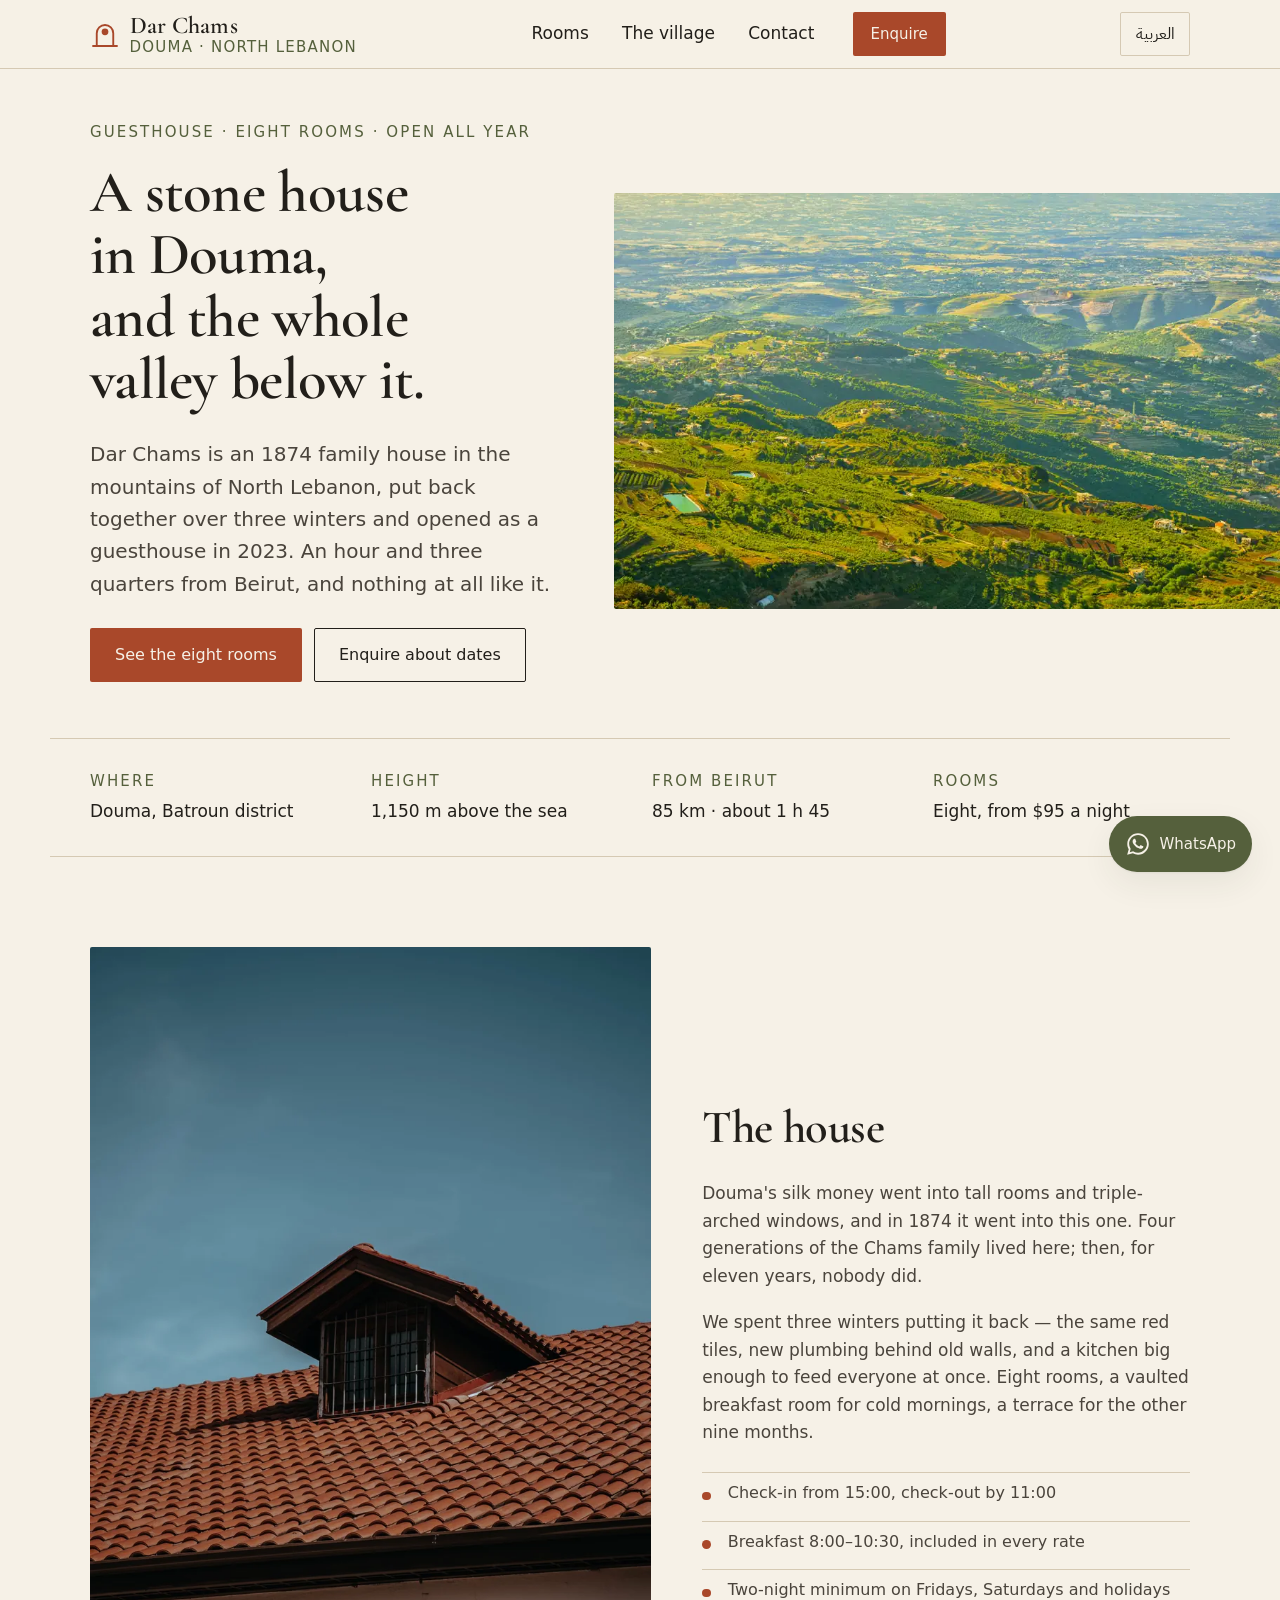
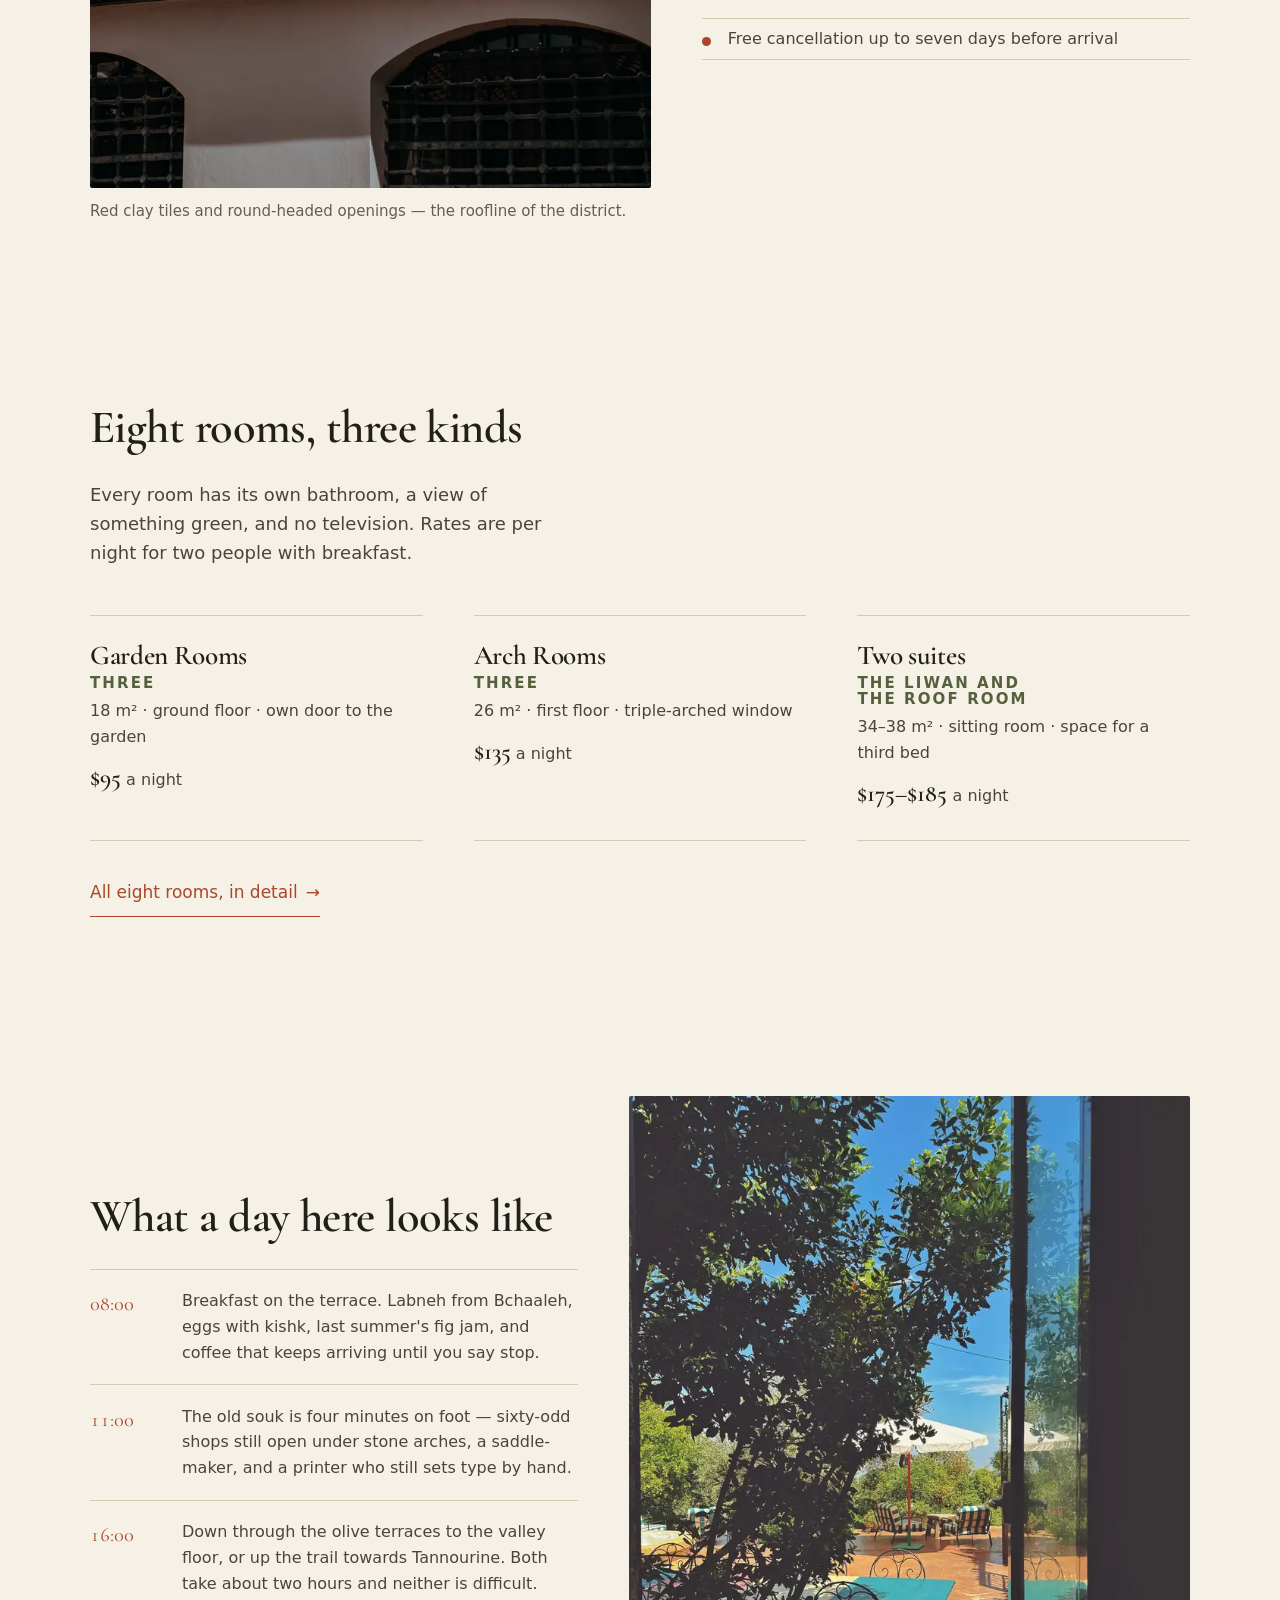
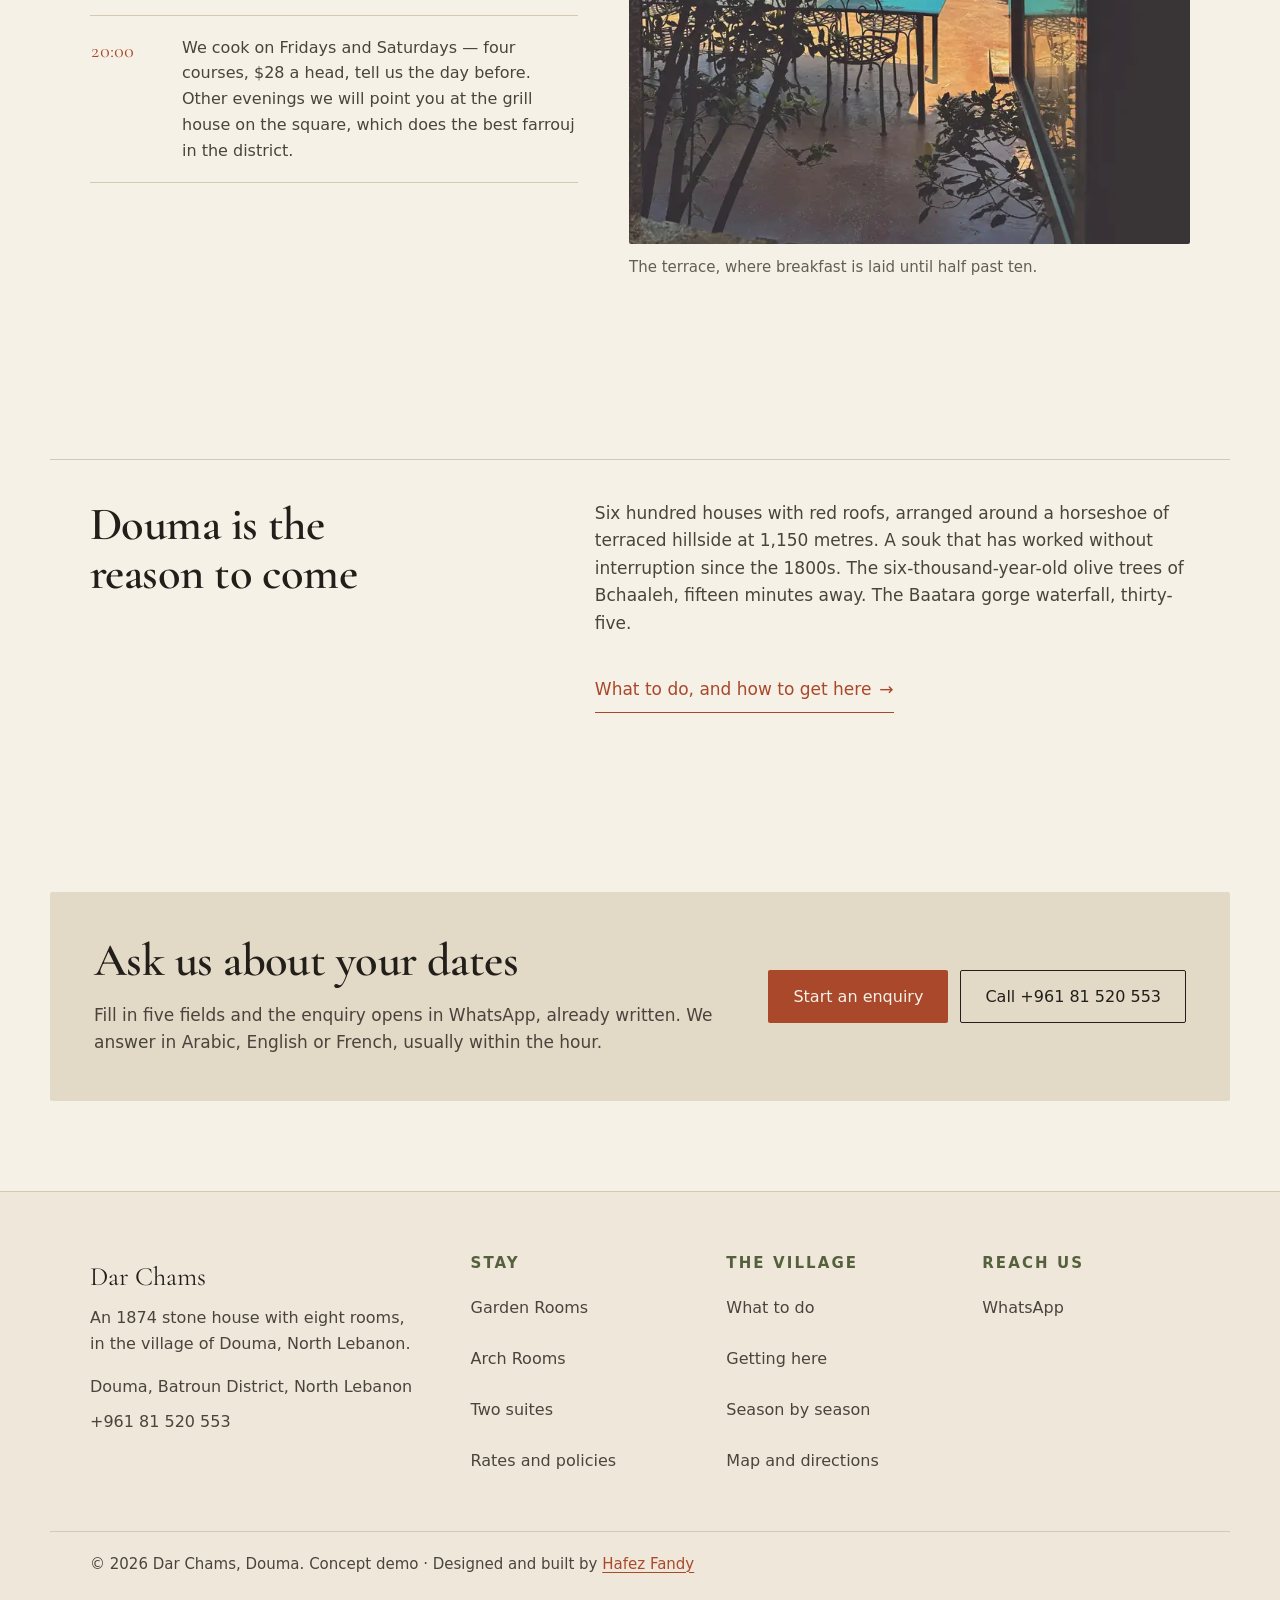
<file: index.html>
<!doctype html>
<html lang="en" dir="ltr">
<head>
<meta charset="utf-8">
<meta name="viewport" content="width=device-width, initial-scale=1, viewport-fit=cover">
<title>Dar Chams — a stone guesthouse in Douma, North Lebanon</title>
<meta name="description" content="An 1874 stone house in the mountain village of Douma, restored as an eight-room guesthouse. An hour and three quarters from Beirut. Rooms from $95 a night, breakfast included.">
<link rel="canonical" href="https://hafez121.github.io/dar-chams/">
<meta name="theme-color" content="#F6F1E7">
<meta property="og:type" content="website">
<meta property="og:site_name" content="Dar Chams">
<meta property="og:locale" content="en_US">
<meta property="og:locale:alternate" content="ar_LB">
<meta property="og:url" content="https://hafez121.github.io/dar-chams/">
<meta property="og:title" content="Dar Chams — a stone guesthouse in Douma, North Lebanon">
<meta property="og:description" content="An 1874 stone house in the mountain village of Douma, restored as an eight-room guesthouse. An hour and three quarters from Beirut.">
<meta property="og:image" content="https://hafez121.github.io/dar-chams/img/og-cover.jpg">
<meta property="og:image:width" content="1200">
<meta property="og:image:height" content="630">
<meta property="og:image:alt" content="Terraced hillsides above the Batroun valley in late afternoon light, orchards and villages stepping down towards the haze.">
<meta name="twitter:card" content="summary_large_image">
<meta name="twitter:title" content="Dar Chams — a stone guesthouse in Douma, North Lebanon">
<meta name="twitter:description" content="An 1874 stone house in the mountains of North Lebanon. Eight rooms, from $95 a night.">
<meta name="twitter:image" content="https://hafez121.github.io/dar-chams/img/og-cover.jpg">
<link rel="icon" href="favicon.svg" type="image/svg+xml">
<link rel="icon" href="favicon-32.png" sizes="32x32">
<link rel="apple-touch-icon" href="apple-touch-icon.png">
<link rel="stylesheet" href="css/style.css">
<script>
/* Language is carried in the URL (?lang=ar) - no localStorage. Runs before paint
   so Arabic never flashes left-to-right. */
(function(){var d=document.documentElement;d.className+=' js';
var l=new URLSearchParams(location.search).get('lang')==='ar'?'ar':'en';
d.lang=l;d.dir=l==='ar'?'rtl':'ltr';d.dataset.lang=l;
/* Preload the Latin display face only when it will actually be used. A static
   preload link costs every Arabic visitor 37KB of a font that never renders. */
if(l!=='ar'){var f=document.createElement('link');f.rel='preload';f.as='font';f.type='font/woff2';f.href='fonts/cormorant-600.woff2';f.crossOrigin='anonymous';document.head.appendChild(f);}
if('IntersectionObserver' in window && !matchMedia('(prefers-reduced-motion: reduce)').matches){d.className+=' js-reveal';}})();
</script>
</head>
<body data-page="home">
<a class="skip-link" href="#main" data-i18n="a11y.skip">Skip to content</a>

<header class="site-head">
  <div class="wrap site-head__inner">
    <a class="brand" href="index.html">
      <svg class="brand__mark" viewBox="0 0 40 40" aria-hidden="true" focusable="false">
        <path d="M4 36h32" stroke="currentColor" stroke-width="2.5" fill="none" stroke-linecap="round"/>
        <path d="M9 36V19a11 11 0 0 1 22 0v17" stroke="currentColor" stroke-width="2.5" fill="none"/>
        <circle cx="20" cy="17" r="4.5" fill="currentColor"/>
      </svg>
      <span class="brand__text">
        <span class="brand__name" data-i18n="brand.name">Dar Chams</span>
        <span class="brand__sub" data-i18n="brand.sub">Douma · North Lebanon</span>
      </span>
    </a>


    <nav class="site-nav" id="siteNav" aria-label="Main">
      <ul class="site-nav__list">
        <li><a href="rooms.html" data-i18n="nav.rooms">Rooms</a></li>
        <li><a href="village.html" data-i18n="nav.village">The village</a></li>
        <li><a href="contact.html" data-i18n="nav.contact">Contact</a></li>
      </ul>
      <div class="site-nav__actions">
        <a class="btn btn--solid btn--sm" href="contact.html#enquire" data-i18n="nav.enquire">Enquire</a>
      </div>
    </nav>

    <div class="head-actions">
      <button class="lang-toggle" id="langToggle" type="button" lang="ar"
              data-i18n-attr="aria-label:nav.langLabel" aria-label="Switch the site to Arabic">العربية</button>
      <button class="nav-toggle" id="navToggle" type="button" aria-expanded="false" aria-controls="siteNav">
        <span class="nav-toggle__bars" aria-hidden="true"><span></span><span></span></span>
        <span class="nav-toggle__label" data-i18n="nav.menu">Menu</span>
      </button>
    </div>
  </div>
</header>

<main id="main">

  <!-- Hero: asymmetric editorial split, no dark overlay, no centred Book Now -->
  <section class="hero">
    <div class="wrap hero__grid">
      <div class="hero__text">
        <p class="eyebrow" data-i18n="home.eyebrow">Guesthouse · eight rooms · open all year</p>
        <h1 data-i18n="home.h1">A stone house in Douma, and the whole valley below it.</h1>
        <p class="lead" data-i18n="home.lead">Dar Chams is an 1874 family house in the mountains of North Lebanon, put back together over three winters and opened as a guesthouse in 2023. An hour and three quarters from Beirut, and nothing at all like it.</p>
        <p class="hero__actions">
          <a class="btn btn--solid" href="rooms.html" data-i18n="home.cta.rooms">See the eight rooms</a>
          <a class="btn btn--ghost" href="contact.html#enquire" data-i18n="home.cta.enquire">Enquire about dates</a>
        </p>
      </div>
      <figure class="hero__media">
        <picture>
          <source srcset="img/hero-valley.webp" type="image/webp">
          <img src="img/hero-valley.jpg" width="940" height="588" fetchpriority="high" decoding="async"
               alt="Looking down over terraced hillsides in late afternoon light: orchards and cultivated terraces stepping down the slope, small villages scattered across the ridges, and the valley fading into haze."
               data-i18n-attr="alt:home.hero.alt">
        </picture>
      </figure>
    </div>
    <ul class="factbar wrap">
      <li><span class="factbar__k" data-i18n="fact.where.k">Where</span><span class="factbar__v" data-i18n="fact.where.v">Douma, Batroun district</span></li>
      <li><span class="factbar__k" data-i18n="fact.height.k">Height</span><span class="factbar__v" data-i18n="fact.height.v">1,150 m above the sea</span></li>
      <li><span class="factbar__k" data-i18n="fact.beirut.k">From Beirut</span><span class="factbar__v" data-i18n="fact.beirut.v">85 km · about 1 h 45</span></li>
      <li><span class="factbar__k" data-i18n="fact.rates.k">Rooms</span><span class="factbar__v" data-i18n="fact.rates.v">Eight, from $95 a night</span></li>
    </ul>
  </section>

  <!-- The house -->
  <section class="section section--house reveal">
    <div class="wrap split split--wide-start">
      <figure class="split__media">
        <picture>
          <source srcset="img/roof-tiles.webp" type="image/webp">
          <img src="img/roof-tiles.jpg" width="800" height="1200" loading="lazy" decoding="async"
               alt="A roof of curved red clay tiles against a deep blue sky, with a small dormer window set into it and two round-headed arched openings in the wall below."
               data-i18n-attr="alt:home.house.alt">
        </picture>
        <figcaption data-i18n="home.house.caption">Red clay tiles and round-headed openings — the roofline of the district.</figcaption>
      </figure>
      <div class="split__body">
        <h2 data-i18n="home.house.h2">The house</h2>
        <p data-i18n="home.house.p1">Douma's silk money went into tall rooms and triple-arched windows, and in 1874 it went into this one. Four generations of the Chams family lived here; then, for eleven years, nobody did.</p>
        <p data-i18n="home.house.p2">We spent three winters putting it back — the same red tiles, new plumbing behind old walls, and a kitchen big enough to feed everyone at once. Eight rooms, a vaulted breakfast room for cold mornings, a terrace for the other nine months.</p>
        <ul class="ticks">
          <li data-i18n="home.house.t1">Check-in from 15:00, check-out by 11:00</li>
          <li data-i18n="home.house.t2">Breakfast 8:00–10:30, included in every rate</li>
          <li data-i18n="home.house.t3">Two-night minimum on Fridays, Saturdays and holidays</li>
          <li data-i18n="home.house.t4">Free cancellation up to seven days before arrival</li>
        </ul>
      </div>
    </div>
  </section>

  <!-- Rooms preview. No wide photograph of any of the three room types was
       delivered, so these carry no image: a borrowed interior would be a lie
       about which room you are looking at. They run on type instead. -->
  <section class="section section--rooms reveal" aria-labelledby="roomsHead">
    <div class="wrap">
      <header class="section__head">
        <h2 id="roomsHead" data-i18n="home.rooms.h2">Eight rooms, three kinds</h2>
        <p class="section__lede" data-i18n="home.rooms.lede">Every room has its own bathroom, a view of something green, and no television. Rates are per night for two people with breakfast.</p>
      </header>
      <div class="roomgrid roomgrid--textual">
        <article class="roomcard roomcard--a">
          <a class="roomcard__link" href="rooms.html#garden">
            <h3><span data-i18n="rooms.garden.name">Garden Rooms</span> <span class="roomcard__count" data-i18n="rooms.garden.count">three</span></h3>
            <p class="roomcard__meta"><span data-i18n="rooms.garden.size">18 m² · ground floor · own door to the garden</span></p>
            <p class="price"><span class="price__num">$95</span> <span class="price__unit" data-i18n="price.unit">a night</span></p>
          </a>
        </article>
        <article class="roomcard roomcard--b">
          <a class="roomcard__link" href="rooms.html#arch">
            <h3><span data-i18n="rooms.arch.name">Arch Rooms</span> <span class="roomcard__count" data-i18n="rooms.arch.count">three</span></h3>
            <p class="roomcard__meta"><span data-i18n="rooms.arch.size">26 m² · first floor · triple-arched window</span></p>
            <p class="price"><span class="price__num">$135</span> <span class="price__unit" data-i18n="price.unit">a night</span></p>
          </a>
        </article>
        <article class="roomcard roomcard--c">
          <a class="roomcard__link" href="rooms.html#suites">
            <h3><span data-i18n="rooms.suites.name">Two suites</span> <span class="roomcard__count" data-i18n="rooms.suites.count">the Liwan and the Roof Room</span></h3>
            <p class="roomcard__meta"><span data-i18n="rooms.suites.size">34–38 m² · sitting room · space for a third bed</span></p>
            <p class="price"><span class="price__num">$175–$185</span> <span class="price__unit" data-i18n="price.unit">a night</span></p>
          </a>
        </article>
      </div>
      <p class="section__more"><a class="link-arrow" href="rooms.html"><span data-i18n="home.rooms.more">All eight rooms, in detail</span><span class="arrow" aria-hidden="true">→</span></a></p>
    </div>
  </section>

  <!-- A day here -->
  <section class="section section--day reveal" aria-labelledby="dayHead">
    <div class="wrap split split--wide-end">
      <div class="split__body">
        <h2 id="dayHead" data-i18n="home.day.h2">What a day here looks like</h2>
        <ol class="daylist">
          <li><span class="daylist__t">08:00</span><p data-i18n="home.day.d1">Breakfast on the terrace. Labneh from Bchaaleh, eggs with kishk, last summer's fig jam, and coffee that keeps arriving until you say stop.</p></li>
          <li><span class="daylist__t">11:00</span><p data-i18n="home.day.d2">The old souk is four minutes on foot — sixty-odd shops still open under stone arches, a saddle-maker, and a printer who still sets type by hand.</p></li>
          <li><span class="daylist__t">16:00</span><p data-i18n="home.day.d3">Down through the olive terraces to the valley floor, or up the trail towards Tannourine. Both take about two hours and neither is difficult.</p></li>
          <li><span class="daylist__t">20:00</span><p data-i18n="home.day.d4">We cook on Fridays and Saturdays — four courses, $28 a head, tell us the day before. Other evenings we will point you at the grill house on the square, which does the best farrouj in the district.</p></li>
        </ol>
      </div>
      <figure class="split__media">
        <picture>
          <source srcset="img/terrace.webp" type="image/webp">
          <img src="img/terrace.jpg" width="740" height="987" loading="lazy" decoding="async"
               alt="Looking out through an open doorway onto a sunlit terrace: a terracotta-tiled floor, wrought-iron tables and chairs under white parasols, and the branches of a tree across the foreground."
               data-i18n-attr="alt:home.day.alt">
        </picture>
        <figcaption data-i18n="home.day.caption">The terrace, where breakfast is laid until half past ten.</figcaption>
      </figure>
    </div>
  </section>

  <!-- Village teaser -->
  <section class="section section--village reveal" aria-labelledby="villageHead">
    <div class="wrap village-teaser village-teaser--textual">
      <h2 id="villageHead" data-i18n="home.village.h2">Douma is the reason to come</h2>
      <div class="village-teaser__body">
        <p data-i18n="home.village.p1">Six hundred houses with red roofs, arranged around a horseshoe of terraced hillside at 1,150 metres. A souk that has worked without interruption since the 1800s. The six-thousand-year-old olive trees of Bchaaleh, fifteen minutes away. The Baatara gorge waterfall, thirty-five.</p>
        <p class="section__more"><a class="link-arrow" href="village.html"><span data-i18n="home.village.more">What to do, and how to get here</span><span class="arrow" aria-hidden="true">→</span></a></p>
      </div>
    </div>
  </section>

  <!-- Enquiry call to action - one tap from the top of the home page -->
  <section class="section section--enquire reveal" aria-labelledby="enqHead">
    <div class="wrap enquire-band">
      <div>
        <h2 id="enqHead" data-i18n="home.enq.h2">Ask us about your dates</h2>
        <p data-i18n="home.enq.p">Fill in five fields and the enquiry opens in WhatsApp, already written. We answer in Arabic, English or French, usually within the hour.</p>
      </div>
      <p class="enquire-band__actions">
        <a class="btn btn--solid" href="contact.html#enquire" data-i18n="home.enq.cta">Start an enquiry</a>
        <a class="btn btn--ghost" href="tel:+96181520553" data-i18n="home.enq.call">Call +961 81 520 553</a>
      </p>
    </div>
  </section>

</main>

<footer class="site-foot">
  <div class="wrap site-foot__grid">
    <div class="site-foot__brand">
      <p class="site-foot__name" data-i18n="brand.name">Dar Chams</p>
      <p data-i18n="foot.blurb">An 1874 stone house with eight rooms, in the village of Douma, North Lebanon.</p>
      <address>
        <span data-i18n="foot.addr">Douma, Batroun District, North Lebanon</span><br>
        <a href="tel:+96181520553">+961 81 520 553</a>
      </address>
    </div>
    <nav class="site-foot__nav" aria-label="Footer">
      <h2 class="site-foot__h" data-i18n="foot.stay">Stay</h2>
      <ul>
        <li><a href="rooms.html#garden" data-i18n="rooms.garden.name">Garden Rooms</a></li>
        <li><a href="rooms.html#arch" data-i18n="rooms.arch.name">Arch Rooms</a></li>
        <li><a href="rooms.html#suites" data-i18n="rooms.suites.name">Two suites</a></li>
        <li><a href="rooms.html#rates" data-i18n="foot.rates">Rates and policies</a></li>
      </ul>
    </nav>
    <nav class="site-foot__nav" aria-label="Footer, the village">
      <h2 class="site-foot__h" data-i18n="foot.village">The village</h2>
      <ul>
        <li><a href="village.html#doing" data-i18n="foot.doing">What to do</a></li>
        <li><a href="village.html#getting" data-i18n="foot.getting">Getting here</a></li>
        <li><a href="village.html#seasons" data-i18n="foot.seasons">Season by season</a></li>
        <li><a href="contact.html#map" data-i18n="foot.map">Map and directions</a></li>
      </ul>
    </nav>
    <div class="site-foot__social">
      <h2 class="site-foot__h" data-i18n="foot.follow">Reach us</h2>
      <ul>
        <!-- TODO: change this heading back to "Follow" (foot.follow, both
             languages) and add the real Instagram and Facebook links here once the
             accounts exist. The previous handles were invented and resolved to
             unrelated third-party accounts, so they were removed. Do not guess
             a handle: confirm it, then add
             <li><a href="https://www.instagram.com/HANDLE" rel="me noopener" target="_blank">Instagram</a></li>
             <li><a href="https://www.facebook.com/HANDLE" rel="me noopener" target="_blank">Facebook</a></li> -->
        <li><a href="https://wa.me/96181520553" rel="noopener" target="_blank">WhatsApp</a></li>
      </ul>
    </div>
  </div>
  <div class="wrap site-foot__base">
    <p><span data-i18n="foot.copy">© 2026 Dar Chams, Douma.</span> <span data-i18n="foot.demo">Concept demo · Designed and built by</span> <a href="https://hafez121.github.io" rel="noopener">Hafez Fandy</a></p>
  </div>
</footer>

<!-- Floating WhatsApp button. DEMO NUMBER: +961 81 520 553 is fictional. -->
<a class="wa-fab" href="https://wa.me/96181520553?text=Hello%20Dar%20Chams%20%E2%80%94%20I%27d%20like%20to%20ask%20about%20a%20stay." target="_blank" rel="noopener"
   data-wa-fab data-i18n-attr="aria-label:wa.aria" aria-label="Message Dar Chams on WhatsApp">
  <svg viewBox="0 0 24 24" aria-hidden="true" focusable="false" width="26" height="26">
    <path fill="currentColor" d="M12.04 2C6.58 2 2.13 6.45 2.13 11.91c0 1.75.46 3.45 1.32 4.95L2 22l5.25-1.38a9.9 9.9 0 0 0 4.79 1.22h.01c5.46 0 9.91-4.45 9.91-9.91C21.96 6.45 17.5 2 12.04 2Zm0 18.02h-.01a8.2 8.2 0 0 1-4.19-1.15l-.3-.18-3.11.82.83-3.04-.2-.31a8.17 8.17 0 0 1-1.26-4.35c0-4.54 3.7-8.23 8.24-8.23 2.2 0 4.27.86 5.83 2.41a8.19 8.19 0 0 1 2.41 5.83c0 4.54-3.7 8.2-8.24 8.2Zm4.52-6.16c-.25-.12-1.47-.72-1.69-.81-.23-.08-.39-.12-.56.13-.16.25-.64.8-.78.97-.14.16-.29.18-.54.06-.25-.12-1.05-.39-1.99-1.23-.74-.66-1.23-1.47-1.38-1.72-.14-.25-.01-.38.11-.5.11-.11.25-.29.37-.43.12-.15.16-.25.25-.41.08-.17.04-.31-.02-.43-.06-.12-.56-1.34-.76-1.84-.2-.48-.4-.42-.56-.43h-.48c-.16 0-.43.06-.65.31-.22.25-.85.84-.85 2.05s.87 2.38.99 2.54c.12.16 1.71 2.61 4.15 3.66.58.25 1.03.4 1.39.51.58.19 1.11.16 1.53.1.47-.07 1.47-.6 1.67-1.18.21-.58.21-1.07.15-1.18-.06-.11-.22-.17-.47-.29Z"/>
  </svg>
  <span class="wa-fab__label" data-i18n="wa.label">WhatsApp</span>
</a>

<!-- Hotel JSON-LD. No email, no sameAs and no geo block: the address,
     the social accounts and the coordinates were invented, and an invented
     identifier in structured data is worse than none - search engines treat
     it as a factual claim about a real business.
     TODO: add "email", "sameAs" and "geo" back once they are real. -->
<script type="application/ld+json">
{
  "@context": "https://schema.org",
  "@type": "Hotel",
  "name": "Dar Chams",
  "description": "An 1874 stone guesthouse with eight rooms in the mountain village of Douma, North Lebanon.",
  "url": "https://hafez121.github.io/dar-chams/",
  "image": "https://hafez121.github.io/dar-chams/img/og-cover.jpg",
  "telephone": "+961-81-520553",
  "priceRange": "$95-$185",
  "currenciesAccepted": "USD, LBP",
  "numberOfRooms": 8,
  "checkinTime": "15:00",
  "checkoutTime": "11:00",
  "petsAllowed": false,
  "smokingAllowed": false,
  "address": {
    "@type": "PostalAddress",
    "addressLocality": "Douma",
    "addressRegion": "Batroun District, North Governorate",
    "addressCountry": "LB"
  },
  "amenityFeature": [
    {
      "@type": "LocationFeatureSpecification",
      "name": "Free breakfast",
      "value": true
    },
    {
      "@type": "LocationFeatureSpecification",
      "name": "Free parking",
      "value": true
    },
    {
      "@type": "LocationFeatureSpecification",
      "name": "Free Wi-Fi",
      "value": true
    },
    {
      "@type": "LocationFeatureSpecification",
      "name": "Garden terrace",
      "value": true
    },
    {
      "@type": "LocationFeatureSpecification",
      "name": "Wood stove heating",
      "value": true
    },
    {
      "@type": "LocationFeatureSpecification",
      "name": "Airport transfer on request",
      "value": true
    }
  ]
}
</script>

<script src="js/i18n.js" defer></script>
<script src="js/site.js" defer></script>
</body>
</html>
</file>
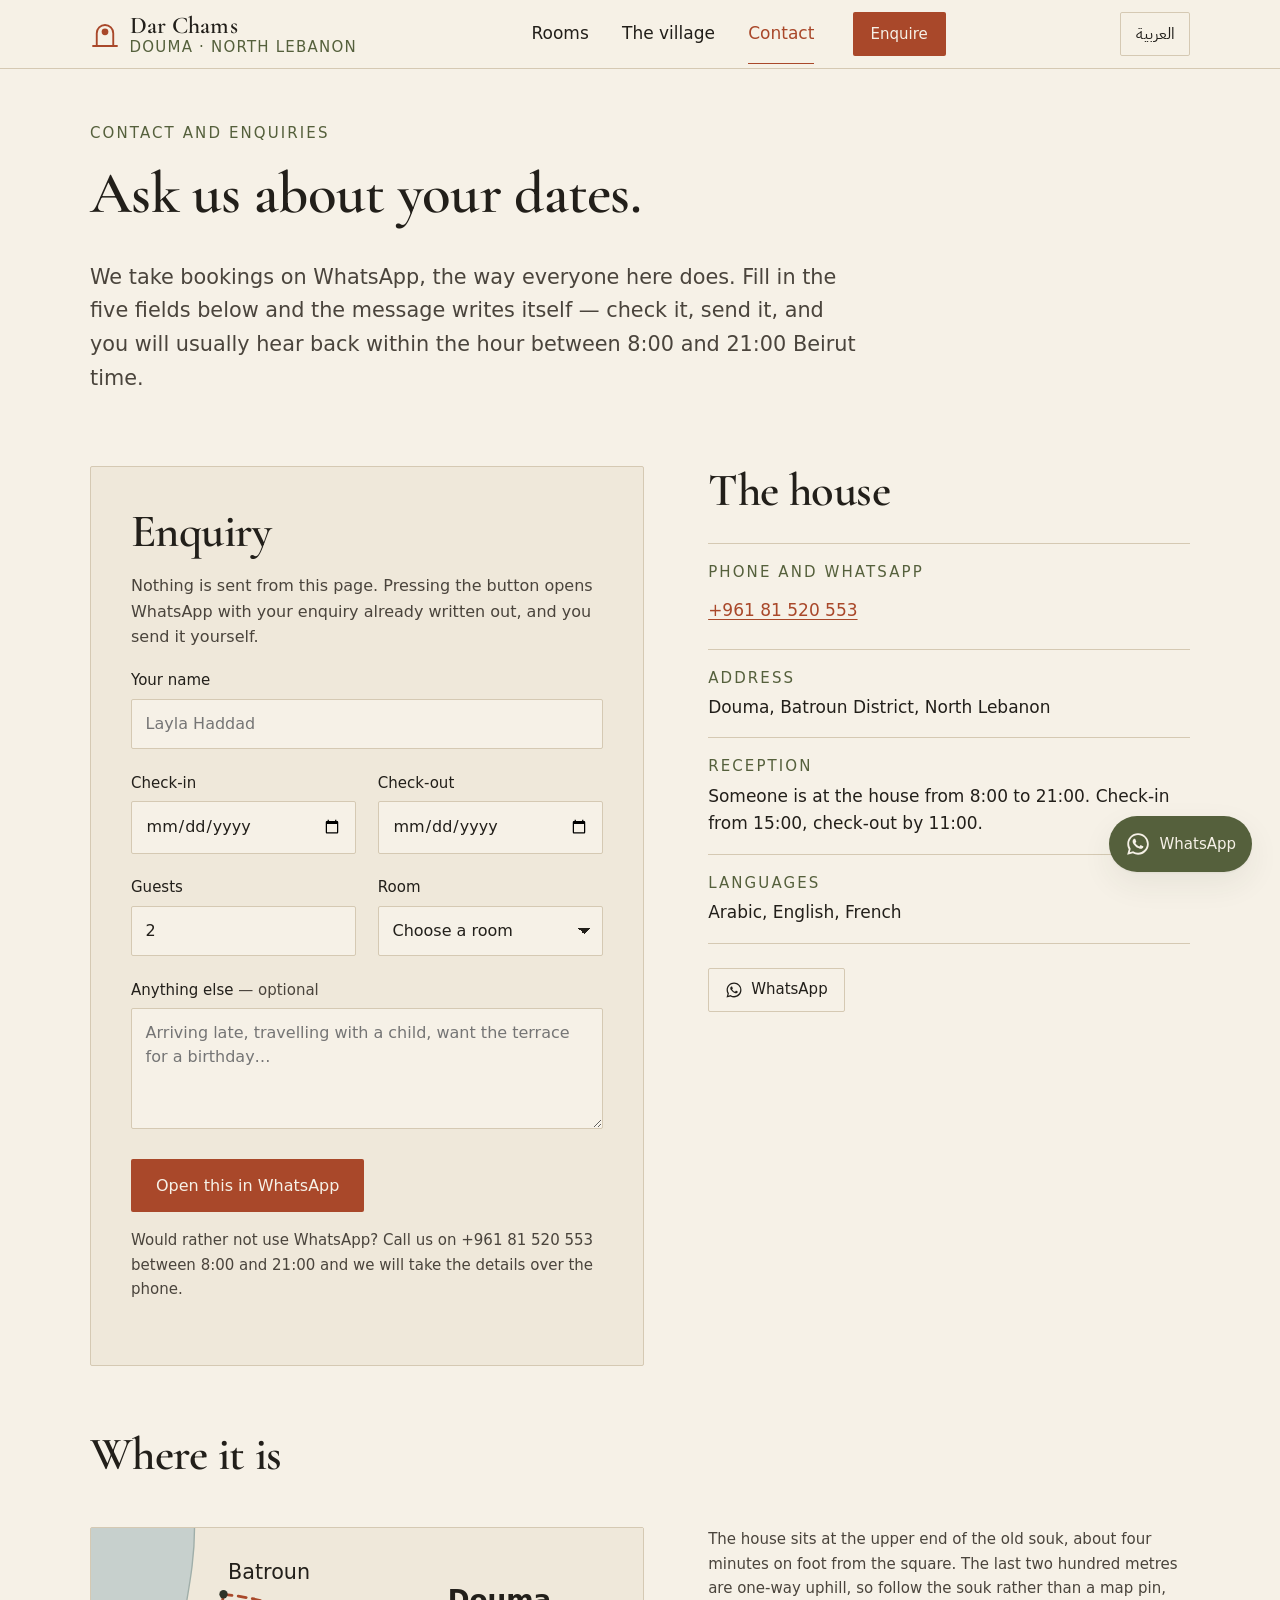
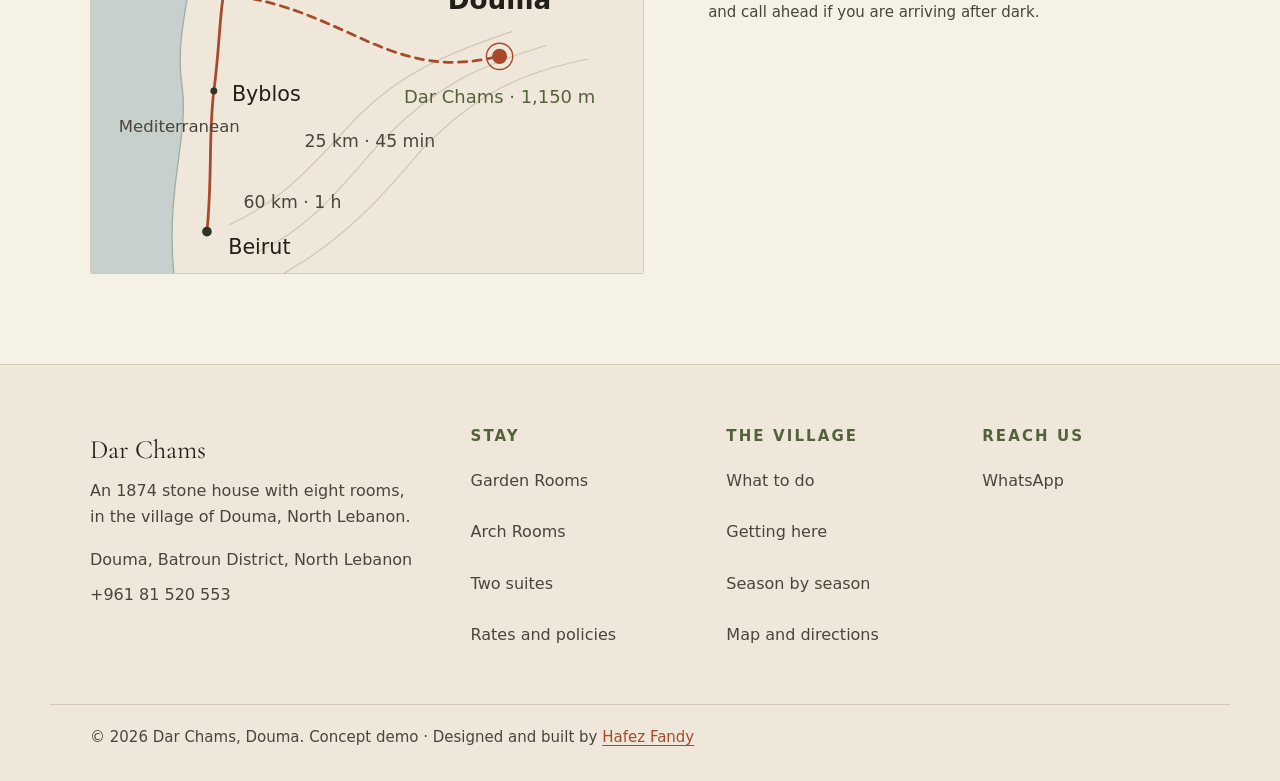
<file: contact.html>
<!doctype html>
<html lang="en" dir="ltr">
<head>
<meta charset="utf-8">
<meta name="viewport" content="width=device-width, initial-scale=1, viewport-fit=cover">
<title>Contact and enquiries — Dar Chams, Douma</title>
<meta name="description" content="Enquire about a stay at Dar Chams in Douma, North Lebanon. The form opens a prefilled WhatsApp message. Phone +961 81 520 553, directions from Beirut and a map.">
<link rel="canonical" href="https://hafez121.github.io/dar-chams/contact.html">
<meta name="theme-color" content="#F6F1E7">
<meta property="og:type" content="website">
<meta property="og:site_name" content="Dar Chams">
<meta property="og:locale" content="en_US">
<meta property="og:locale:alternate" content="ar_LB">
<meta property="og:url" content="https://hafez121.github.io/dar-chams/contact.html">
<meta property="og:title" content="Contact and enquiries — Dar Chams, Douma">
<meta property="og:description" content="Enquire on WhatsApp, find the phone number, and see the road up from Beirut.">
<meta property="og:image" content="https://hafez121.github.io/dar-chams/img/og-cover.jpg">
<meta property="og:image:width" content="1200">
<meta property="og:image:height" content="630">
<meta property="og:image:alt" content="Terraced hillsides above the Batroun valley in late afternoon light, orchards and villages stepping down towards the haze.">
<meta name="twitter:card" content="summary_large_image">
<meta name="twitter:title" content="Contact and enquiries — Dar Chams, Douma">
<meta name="twitter:description" content="Enquire on WhatsApp, find the phone number, and see the road up from Beirut.">
<meta name="twitter:image" content="https://hafez121.github.io/dar-chams/img/og-cover.jpg">
<link rel="icon" href="favicon.svg" type="image/svg+xml">
<link rel="icon" href="favicon-32.png" sizes="32x32">
<link rel="apple-touch-icon" href="apple-touch-icon.png">
<link rel="stylesheet" href="css/style.css">
<link rel="stylesheet" href="css/print.css" media="print">
<script>
(function(){var d=document.documentElement;d.className+=' js';
var l=new URLSearchParams(location.search).get('lang')==='ar'?'ar':'en';
d.lang=l;d.dir=l==='ar'?'rtl':'ltr';d.dataset.lang=l;
/* Preload the Latin display face only when it will actually be used. A static
   preload link costs every Arabic visitor 37KB of a font that never renders. */
if(l!=='ar'){var f=document.createElement('link');f.rel='preload';f.as='font';f.type='font/woff2';f.href='fonts/cormorant-600.woff2';f.crossOrigin='anonymous';document.head.appendChild(f);}
if('IntersectionObserver' in window && !matchMedia('(prefers-reduced-motion: reduce)').matches){d.className+=' js-reveal';}})();
</script>
</head>
<body data-page="contact">
<a class="skip-link" href="#main" data-i18n="a11y.skip">Skip to content</a>

<header class="site-head">
  <div class="wrap site-head__inner">
    <a class="brand" href="index.html">
      <svg class="brand__mark" viewBox="0 0 40 40" aria-hidden="true" focusable="false">
        <path d="M4 36h32" stroke="currentColor" stroke-width="2.5" fill="none" stroke-linecap="round"/>
        <path d="M9 36V19a11 11 0 0 1 22 0v17" stroke="currentColor" stroke-width="2.5" fill="none"/>
        <circle cx="20" cy="17" r="4.5" fill="currentColor"/>
      </svg>
      <span class="brand__text">
        <span class="brand__name" data-i18n="brand.name">Dar Chams</span>
        <span class="brand__sub" data-i18n="brand.sub">Douma · North Lebanon</span>
      </span>
    </a>
    <nav class="site-nav" id="siteNav" aria-label="Main">
      <ul class="site-nav__list">
        <li><a href="rooms.html" data-i18n="nav.rooms">Rooms</a></li>
        <li><a href="village.html" data-i18n="nav.village">The village</a></li>
        <li><a href="contact.html" data-i18n="nav.contact">Contact</a></li>
      </ul>
      <div class="site-nav__actions">
        <a class="btn btn--solid btn--sm" href="contact.html#enquire" data-i18n="nav.enquire">Enquire</a>
      </div>
    </nav>

    <div class="head-actions">
      <button class="lang-toggle" id="langToggle" type="button" lang="ar"
              data-i18n-attr="aria-label:nav.langLabel" aria-label="Switch the site to Arabic">العربية</button>
      <button class="nav-toggle" id="navToggle" type="button" aria-expanded="false" aria-controls="siteNav">
        <span class="nav-toggle__bars" aria-hidden="true"><span></span><span></span></span>
        <span class="nav-toggle__label" data-i18n="nav.menu">Menu</span>
      </button>
    </div>
  </div>
</header>

<main id="main">

  <section class="page-head">
    <div class="wrap">
      <p class="eyebrow" data-i18n="contact.eyebrow">Contact and enquiries</p>
      <h1 data-i18n="contact.h1">Ask us about your dates.</h1>
      <p class="lead" data-i18n="contact.lead">We take bookings on WhatsApp, the way everyone here does. Fill in the five fields below and the message writes itself — check it, send it, and you will usually hear back within the hour between 8:00 and 21:00 Beirut time.</p>
    </div>
  </section>

  <section class="section" style="padding-block-start: clamp(2rem, 4vw, 3rem)">
    <div class="wrap contact-grid">

      <div class="enquiry" id="enquire">
        <h2 data-i18n="contact.form.h2">Enquiry</h2>
        <p class="enquiry__intro" data-i18n="contact.form.intro">Nothing is sent from this page. Pressing the button opens WhatsApp with your enquiry already written out, and you send it yourself.</p>

        <noscript>
          <!-- Bilingual on purpose: with JavaScript off the language toggle cannot
               run, so this is the one block that has to carry both languages itself. -->
          <p class="form-note" lang="en">This form needs JavaScript to write your WhatsApp message.
            Without it, send the same details — name, check-in, check-out, guests, room —
            straight to <a href="https://wa.me/96181520553" rel="noopener">WhatsApp</a>
            or call <a href="tel:+96181520553">+961 81 520 553</a>.</p>
          <p class="form-note" lang="ar" dir="rtl">يحتاج هذا النموذج إلى جافاسكربت ليكتب رسالة الواتساب.
            من دونه، أرسل التفاصيل نفسها — الاسم، تاريخ الوصول، تاريخ المغادرة، عدد الضيوف، الغرفة —
            مباشرةً على <a href="https://wa.me/96181520553" rel="noopener">واتساب</a>
            أو اتصل على <a href="tel:+96181520553">‎+961 81 520 553</a>.</p>
        </noscript>

        <form id="enquiryForm" novalidate>
          <div class="field">
            <label for="f-name" data-i18n="contact.f.name">Your name</label>
            <input type="text" id="f-name" name="name" autocomplete="name" required
                   aria-describedby="err-name" data-i18n-attr="placeholder:contact.f.name.ph" placeholder="Layla Haddad">
            <p class="field__error" id="err-name" role="alert"></p>
          </div>

          <div class="field-row">
            <div class="field">
              <label for="f-checkin" data-i18n="contact.f.checkin">Check-in</label>
              <input type="date" id="f-checkin" name="checkin" required aria-describedby="err-checkin">
              <p class="field__error" id="err-checkin" role="alert"></p>
            </div>
            <div class="field">
              <label for="f-checkout" data-i18n="contact.f.checkout">Check-out</label>
              <input type="date" id="f-checkout" name="checkout" required aria-describedby="err-checkout">
              <p class="field__error" id="err-checkout" role="alert"></p>
            </div>
          </div>

          <div class="field-row">
            <div class="field">
              <label for="f-guests" data-i18n="contact.f.guests">Guests</label>
              <input type="number" id="f-guests" name="guests" min="1" max="6" step="1" value="2"
                     inputmode="numeric" required aria-describedby="err-guests">
              <p class="field__error" id="err-guests" role="alert"></p>
            </div>
            <div class="field">
              <label for="f-room" data-i18n="contact.f.room">Room</label>
              <select id="f-room" name="room" required aria-describedby="err-room">
                <option value="" data-i18n="contact.f.room.any">Choose a room</option>
                <option value="garden" data-i18n="contact.f.room.garden">Garden Room — $95</option>
                <option value="arch" data-i18n="contact.f.room.arch">Arch Room — $135</option>
                <option value="roof" data-i18n="contact.f.room.roof">The Roof Room — $175</option>
                <option value="liwan" data-i18n="contact.f.room.liwan">The Liwan — $185</option>
                <option value="unsure" data-i18n="contact.f.room.unsure">Not sure yet — advise us</option>
              </select>
              <p class="field__error" id="err-room" role="alert"></p>
            </div>
          </div>

          <div class="field">
            <label for="f-message">
              <span data-i18n="contact.f.msg">Anything else</span>
              <span class="hint" data-i18n="contact.f.msg.hint">— optional</span>
            </label>
            <textarea id="f-message" name="message" rows="4"
                      data-i18n-attr="placeholder:contact.f.msg.ph"
                      placeholder="Arriving late, travelling with a child, want the terrace for a birthday…"></textarea>
          </div>

          <p class="form-status" id="formStatus" role="status" aria-live="polite"></p>

          <button type="submit" class="btn btn--solid" data-i18n="contact.f.submit">Open this in WhatsApp</button>
          <a class="btn btn--ghost" id="waFallback" href="https://wa.me/96181520553" target="_blank" rel="noopener" hidden
             data-i18n="contact.f.fallback">Open WhatsApp manually</a>

          <p class="form-note" data-i18n="contact.f.note">Would rather not use WhatsApp? Call us on +961 81 520 553 between 8:00 and 21:00 and we will take the details over the phone.</p>
        </form>
      </div>

      <div class="contact-aside">
        <h2 data-i18n="contact.details.h2">The house</h2>
        <ul class="contact-list">
          <li>
            <span class="contact-list__k" data-i18n="contact.k.phone">Phone and WhatsApp</span>
            <span class="contact-list__v"><a href="tel:+96181520553">+961 81 520 553</a></span>
          </li>
          <!-- TODO: add an email row here once a mailbox exists on a domain the
               guesthouse actually controls. The previous address was invented and
               its domain is registered to a third party, so it was removed. -->
          <li>
            <span class="contact-list__k" data-i18n="contact.k.addr">Address</span>
            <span class="contact-list__v" data-i18n="contact.v.addr">Douma, Batroun District, North Lebanon</span>
          </li>
          <li>
            <span class="contact-list__k" data-i18n="contact.k.hours">Reception</span>
            <span class="contact-list__v" data-i18n="contact.v.hours">Someone is at the house from 8:00 to 21:00. Check-in from 15:00, check-out by 11:00.</span>
          </li>
          <li>
            <span class="contact-list__k" data-i18n="contact.k.langs">Languages</span>
            <span class="contact-list__v" data-i18n="contact.v.langs">Arabic, English, French</span>
          </li>
        </ul>

        <ul class="social-row">
          <!-- TODO: restore Instagram and Facebook here once the real accounts
               exist. The previous handles were invented and resolved to unrelated
               third-party accounts, so they were removed. The icon markup is in
               git history at commit 772baf3 if it is wanted back verbatim. -->
          <li><a href="https://wa.me/96181520553" target="_blank" rel="noopener">
            <svg viewBox="0 0 24 24" aria-hidden="true" focusable="false"><path fill="currentColor" d="M12.04 2C6.58 2 2.13 6.45 2.13 11.91c0 1.75.46 3.45 1.32 4.95L2 22l5.25-1.38a9.9 9.9 0 0 0 4.79 1.22c5.46 0 9.91-4.45 9.91-9.91C21.96 6.45 17.5 2 12.04 2Zm0 18.02a8.2 8.2 0 0 1-4.2-1.15l-.3-.18-3.11.82.83-3.04-.2-.31a8.17 8.17 0 0 1-1.26-4.35c0-4.54 3.7-8.23 8.24-8.23a8.19 8.19 0 0 1 8.24 8.24c0 4.54-3.7 8.2-8.24 8.2Zm4.52-6.16c-.25-.12-1.47-.72-1.69-.81-.23-.08-.39-.12-.56.13-.16.25-.64.8-.78.97-.14.16-.29.18-.54.06-.25-.12-1.05-.39-1.99-1.23-.74-.66-1.23-1.47-1.38-1.72-.14-.25-.01-.38.11-.5.11-.11.25-.29.37-.43.12-.15.16-.25.25-.41.08-.17.04-.31-.02-.43-.06-.12-.56-1.34-.76-1.84-.2-.48-.4-.42-.56-.43h-.48c-.16 0-.43.06-.65.31-.22.25-.85.84-.85 2.05s.87 2.38.99 2.54c.12.16 1.71 2.61 4.15 3.66.58.25 1.03.4 1.39.51.58.19 1.11.16 1.53.1.47-.07 1.47-.6 1.67-1.18.21-.58.21-1.07.15-1.18-.06-.11-.22-.17-.47-.29Z"/></svg>
            <span>WhatsApp</span></a></li>
        </ul>

      </div>

      <div class="contact-map">
        <h2 id="map" data-i18n="contact.map.h2">Where it is</h2>
        <div class="map">
          <svg viewBox="0 0 800 500" role="img" aria-labelledby="mapTitle mapDesc">
            <title id="mapTitle" data-i18n="contact.map.title">Schematic map of the road from Beirut to Douma</title>
            <desc id="mapDesc" data-i18n="contact.map.desc">The coastal highway runs north from Beirut through Byblos to Batroun, then an inland road climbs east through Kfar Hilda and Bchaaleh to Douma, where Dar Chams stands at the top of the village.</desc>
            <rect width="800" height="500" fill="#EFE8DA"/>
            <path d="M0 0 H150 C150 90 120 150 132 230 C142 300 108 380 120 500 H0 Z" fill="#C7D0CD"/>
            <path d="M150 0 C150 90 120 150 132 230 C142 300 108 380 120 500" fill="none" stroke="#9FAEA9" stroke-width="2"/>
            <g fill="none" stroke="#D5C9B3" stroke-width="2">
              <path d="M240 470 C330 430 380 350 430 300 C500 230 560 200 660 170"/>
              <path d="M280 500 C370 450 430 380 480 320 C560 240 620 210 720 190"/>
              <path d="M200 430 C290 390 340 320 390 270 C450 210 520 180 610 150"/>
            </g>
            <path d="M168 440 C176 360 170 300 178 236 C186 176 186 132 192 96" fill="none" stroke="#A9482A" stroke-width="4" stroke-linecap="round"/>
            <path d="M192 96 C300 108 360 150 430 176 C500 202 545 196 592 186" fill="none" stroke="#A9482A" stroke-width="4" stroke-linecap="round" stroke-dasharray="12 9"/>
            <g fill="#2E3327">
              <circle cx="168" cy="440" r="7"/>
              <circle cx="178" cy="236" r="5"/>
              <circle cx="192" cy="96" r="6"/>
            </g>
            <circle cx="592" cy="186" r="11" fill="#A9482A"/>
            <circle cx="592" cy="186" r="19" fill="none" stroke="#A9482A" stroke-width="2"/>
            <g font-family="system-ui, sans-serif" font-size="30" fill="#221F1A">
              <text x="244" y="472" text-anchor="middle" data-i18n="contact.map.beirut">Beirut</text>
              <text x="254" y="250" text-anchor="middle" data-i18n="contact.map.byblos">Byblos</text>
              <text x="258" y="74" text-anchor="middle" data-i18n="contact.map.batroun">Batroun</text>
              <text x="592" y="118" font-size="38" font-weight="600" text-anchor="middle" data-i18n="contact.map.douma">Douma</text>
              <text x="592" y="254" font-size="26" fill="#55603C" text-anchor="middle" data-i18n="contact.map.house">Dar Chams · 1,150 m</text>
              <text x="128" y="296" font-size="24" fill="#4A443C" text-anchor="middle" data-i18n="contact.map.sea">Mediterranean</text>
              <text x="292" y="406" font-size="25" fill="#4A443C" text-anchor="middle" data-i18n="contact.map.leg1">60 km · 1 h</text>
              <text x="404" y="318" font-size="25" fill="#4A443C" text-anchor="middle" data-i18n="contact.map.leg2">25 km · 45 min</text>
            </g>
          </svg>
        </div>
        <p class="map__note">
          <span data-i18n="contact.map.note">The house sits at the upper end of the old souk, about four minutes on foot from the square. The last two hundred metres are one-way uphill, so follow the souk rather than a map pin, and call ahead if you are arriving after dark.</span>
        </p>
    </div>
  </section>

</main>


<footer class="site-foot">
  <div class="wrap site-foot__grid">
    <div class="site-foot__brand">
      <p class="site-foot__name" data-i18n="brand.name">Dar Chams</p>
      <p data-i18n="foot.blurb">An 1874 stone house with eight rooms, in the village of Douma, North Lebanon.</p>
      <address>
        <span data-i18n="foot.addr">Douma, Batroun District, North Lebanon</span><br>
        <a href="tel:+96181520553">+961 81 520 553</a>
      </address>
    </div>
    <nav class="site-foot__nav" aria-label="Footer">
      <h2 class="site-foot__h" data-i18n="foot.stay">Stay</h2>
      <ul>
        <li><a href="rooms.html#garden" data-i18n="rooms.garden.name">Garden Rooms</a></li>
        <li><a href="rooms.html#arch" data-i18n="rooms.arch.name">Arch Rooms</a></li>
        <li><a href="rooms.html#suites" data-i18n="rooms.suites.name">Two suites</a></li>
        <li><a href="rooms.html#rates" data-i18n="foot.rates">Rates and policies</a></li>
      </ul>
    </nav>
    <nav class="site-foot__nav" aria-label="Footer, the village">
      <h2 class="site-foot__h" data-i18n="foot.village">The village</h2>
      <ul>
        <li><a href="village.html#doing" data-i18n="foot.doing">What to do</a></li>
        <li><a href="village.html#getting" data-i18n="foot.getting">Getting here</a></li>
        <li><a href="village.html#seasons" data-i18n="foot.seasons">Season by season</a></li>
        <li><a href="contact.html#map" data-i18n="foot.map">Map and directions</a></li>
      </ul>
    </nav>
    <div class="site-foot__social">
      <h2 class="site-foot__h" data-i18n="foot.follow">Reach us</h2>
      <ul>
        <!-- TODO: change this heading back to "Follow" (foot.follow, both
             languages) and add the real Instagram and Facebook links here once the
             accounts exist. The previous handles were invented and resolved to
             unrelated third-party accounts, so they were removed. Do not guess
             a handle: confirm it, then add
             <li><a href="https://www.instagram.com/HANDLE" rel="me noopener" target="_blank">Instagram</a></li>
             <li><a href="https://www.facebook.com/HANDLE" rel="me noopener" target="_blank">Facebook</a></li> -->
        <li><a href="https://wa.me/96181520553" rel="noopener" target="_blank">WhatsApp</a></li>
      </ul>
    </div>
  </div>
  <div class="wrap site-foot__base">
    <p><span data-i18n="foot.copy">© 2026 Dar Chams, Douma.</span> <span data-i18n="foot.demo">Concept demo · Designed and built by</span> <a href="https://hafez121.github.io" rel="noopener">Hafez Fandy</a></p>
  </div>
</footer>

<!-- Floating WhatsApp button. DEMO NUMBER: +961 81 520 553 is fictional. -->
<a class="wa-fab" href="https://wa.me/96181520553?text=Hello%20Dar%20Chams%20%E2%80%94%20I%27d%20like%20to%20ask%20about%20a%20stay." target="_blank" rel="noopener"
   data-wa-fab data-i18n-attr="aria-label:wa.aria" aria-label="Message Dar Chams on WhatsApp">
  <svg viewBox="0 0 24 24" aria-hidden="true" focusable="false" width="26" height="26">
    <path fill="currentColor" d="M12.04 2C6.58 2 2.13 6.45 2.13 11.91c0 1.75.46 3.45 1.32 4.95L2 22l5.25-1.38a9.9 9.9 0 0 0 4.79 1.22h.01c5.46 0 9.91-4.45 9.91-9.91C21.96 6.45 17.5 2 12.04 2Zm0 18.02h-.01a8.2 8.2 0 0 1-4.19-1.15l-.3-.18-3.11.82.83-3.04-.2-.31a8.17 8.17 0 0 1-1.26-4.35c0-4.54 3.7-8.23 8.24-8.23 2.2 0 4.27.86 5.83 2.41a8.19 8.19 0 0 1 2.41 5.83c0 4.54-3.7 8.2-8.24 8.2Zm4.52-6.16c-.25-.12-1.47-.72-1.69-.81-.23-.08-.39-.12-.56.13-.16.25-.64.8-.78.97-.14.16-.29.18-.54.06-.25-.12-1.05-.39-1.99-1.23-.74-.66-1.23-1.47-1.38-1.72-.14-.25-.01-.38.11-.5.11-.11.25-.29.37-.43.12-.15.16-.25.25-.41.08-.17.04-.31-.02-.43-.06-.12-.56-1.34-.76-1.84-.2-.48-.4-.42-.56-.43h-.48c-.16 0-.43.06-.65.31-.22.25-.85.84-.85 2.05s.87 2.38.99 2.54c.12.16 1.71 2.61 4.15 3.66.58.25 1.03.4 1.39.51.58.19 1.11.16 1.53.1.47-.07 1.47-.6 1.67-1.18.21-.58.21-1.07.15-1.18-.06-.11-.22-.17-.47-.29Z"/>
  </svg>
  <span class="wa-fab__label" data-i18n="wa.label">WhatsApp</span>
</a>

<script src="js/i18n.js" defer></script>
<script src="js/site.js" defer></script>
</body>
</html>
</file>
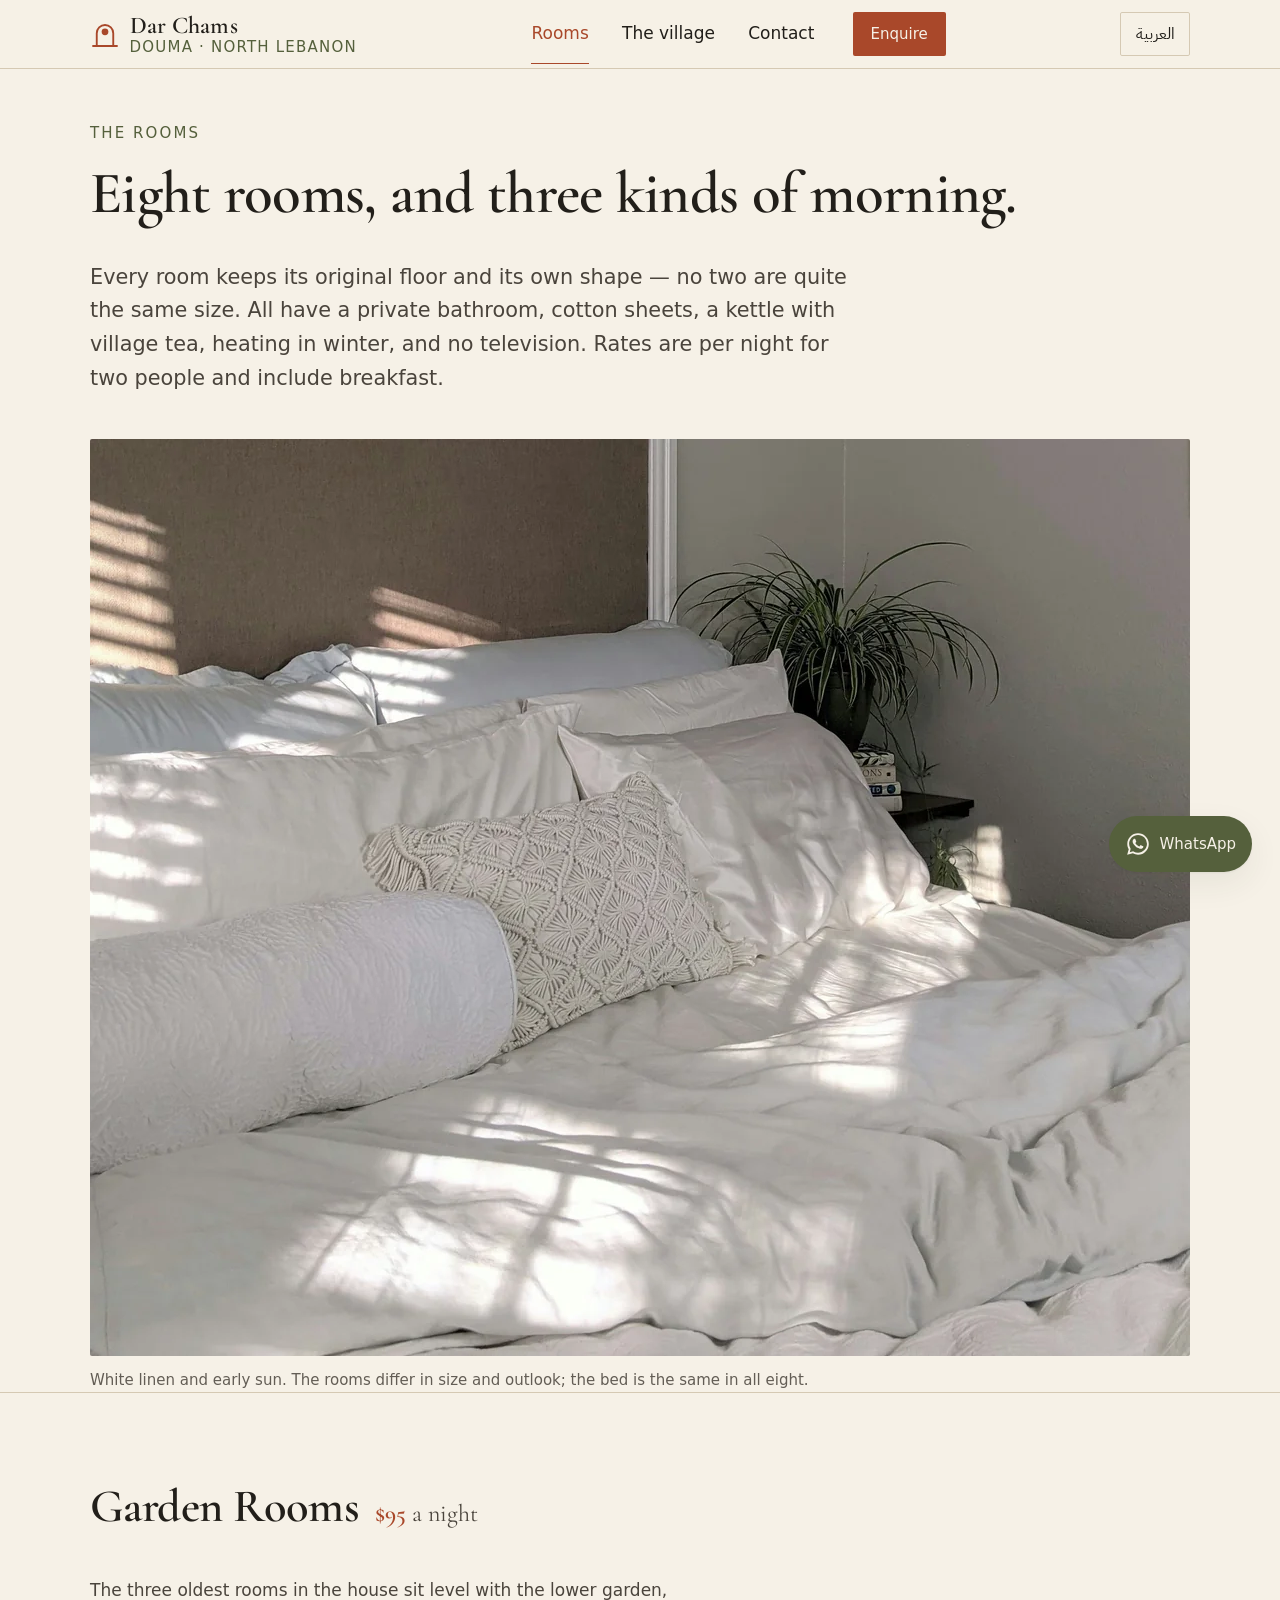
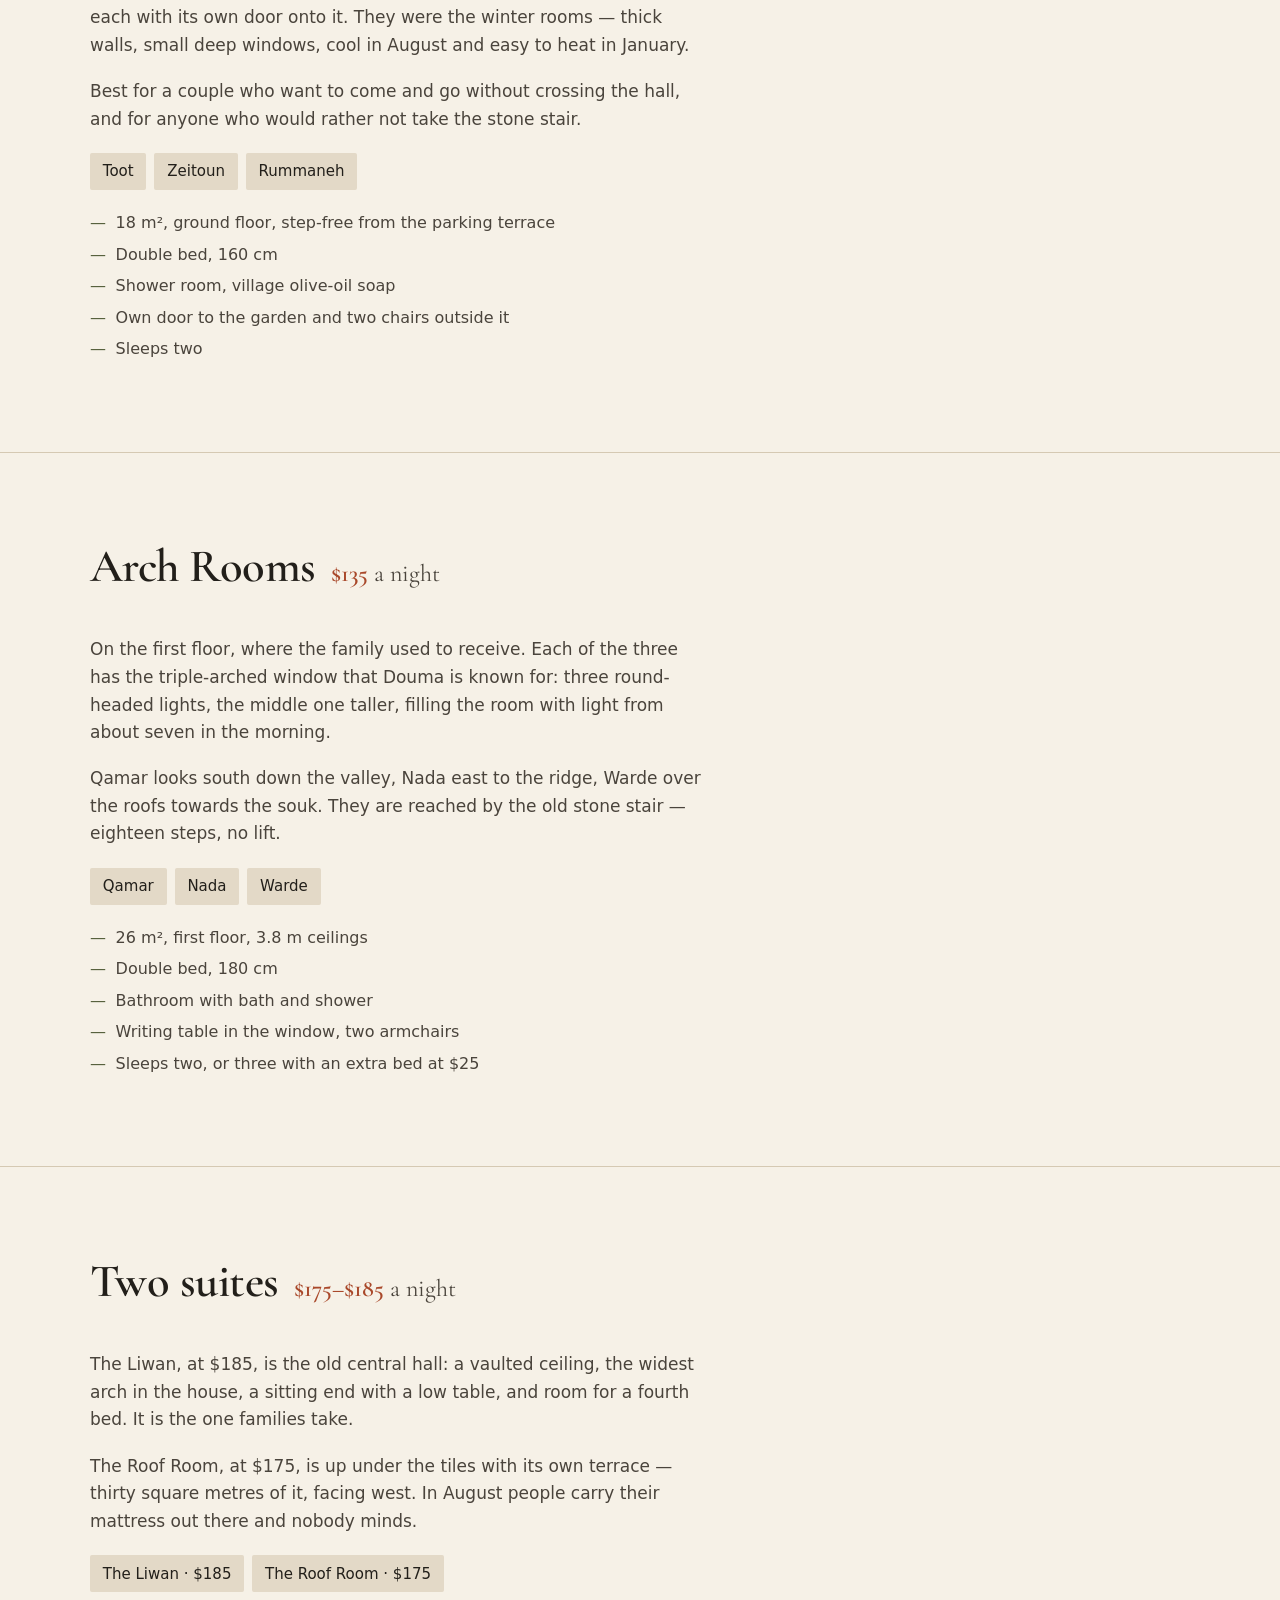
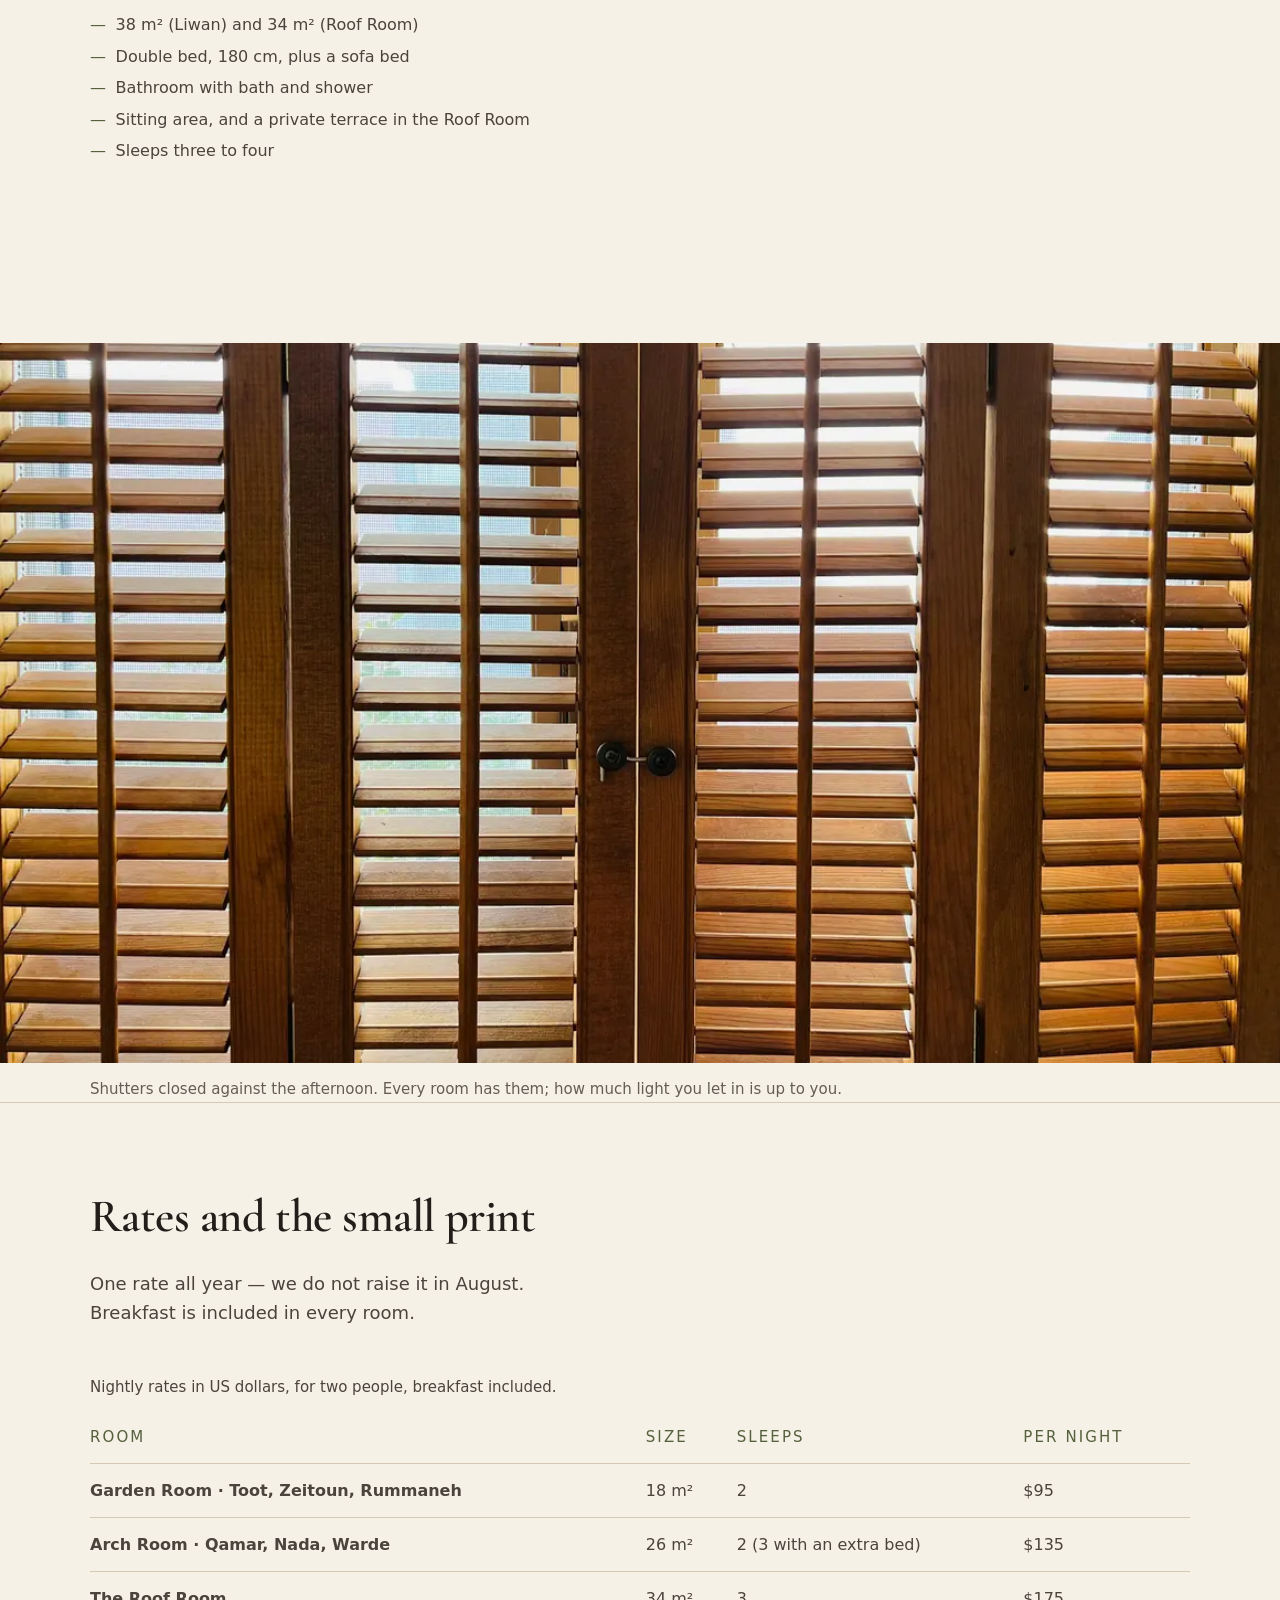
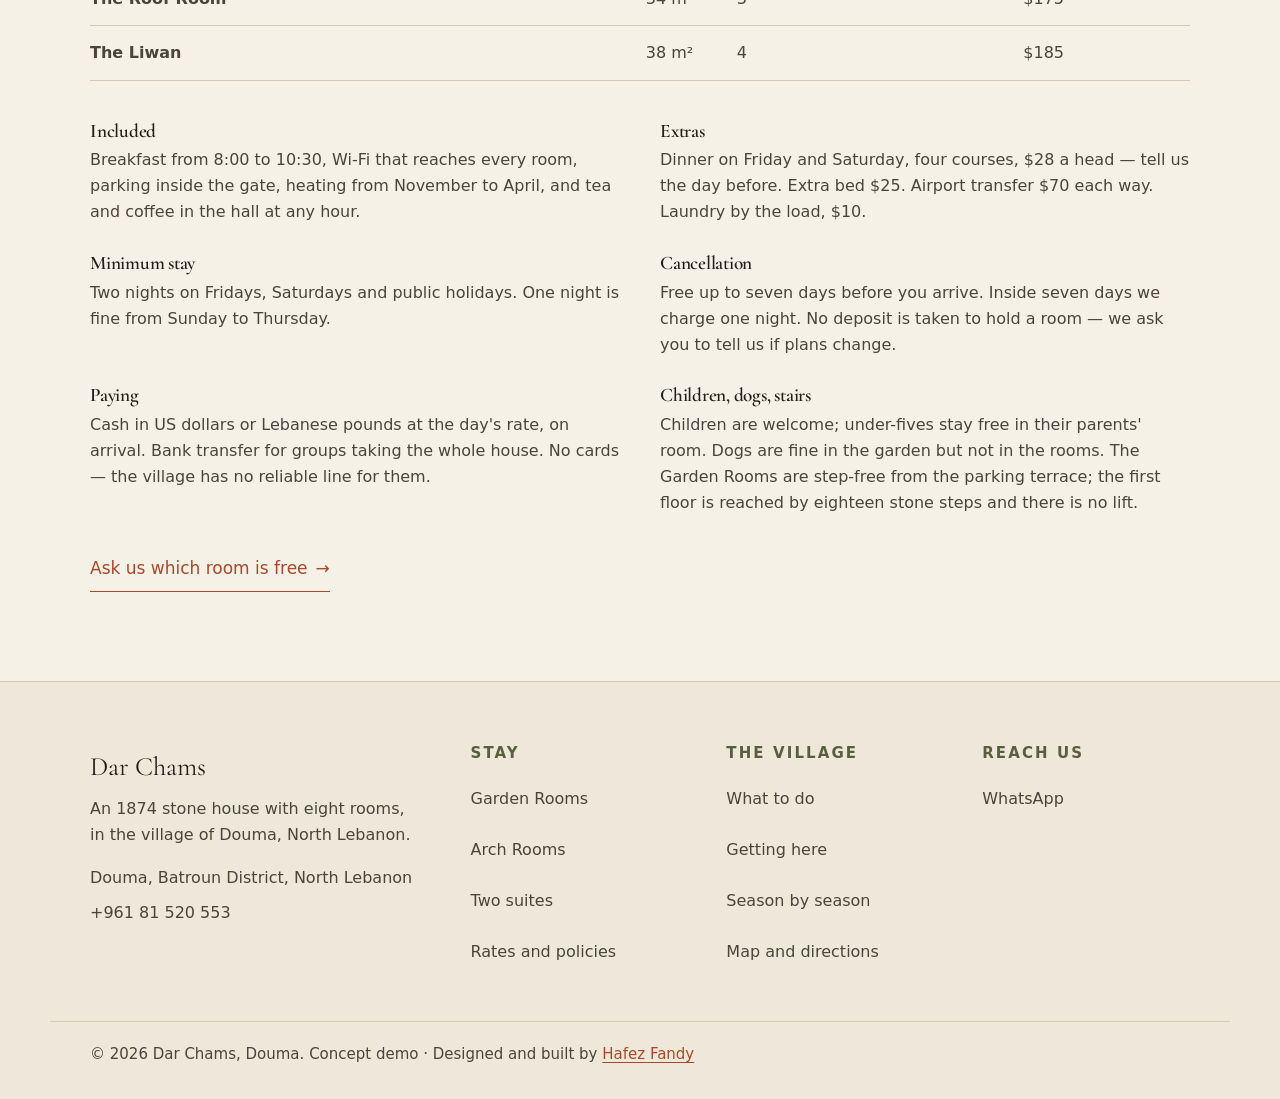
<file: rooms.html>
<!doctype html>
<html lang="en" dir="ltr">
<head>
<meta charset="utf-8">
<meta name="viewport" content="width=device-width, initial-scale=1, viewport-fit=cover">
<title>The eight rooms — Dar Chams, Douma</title>
<meta name="description" content="Three Garden Rooms at $95, three Arch Rooms at $135, and two suites at $175 and $185. Rates include breakfast. Dar Chams, Douma, North Lebanon.">
<link rel="canonical" href="https://hafez121.github.io/dar-chams/rooms.html">
<meta name="theme-color" content="#F6F1E7">
<meta property="og:type" content="website">
<meta property="og:site_name" content="Dar Chams">
<meta property="og:locale" content="en_US">
<meta property="og:locale:alternate" content="ar_LB">
<meta property="og:url" content="https://hafez121.github.io/dar-chams/rooms.html">
<meta property="og:title" content="The eight rooms — Dar Chams, Douma">
<meta property="og:description" content="Three Garden Rooms, three Arch Rooms and two suites in an 1874 stone house. From $95 a night with breakfast.">
<meta property="og:image" content="https://hafez121.github.io/dar-chams/img/og-cover.jpg">
<meta property="og:image:width" content="1200">
<meta property="og:image:height" content="630">
<meta property="og:image:alt" content="Terraced hillsides above the Batroun valley in late afternoon light, orchards and villages stepping down towards the haze.">
<meta name="twitter:card" content="summary_large_image">
<meta name="twitter:title" content="The eight rooms — Dar Chams, Douma">
<meta name="twitter:description" content="Three Garden Rooms, three Arch Rooms and two suites. From $95 a night with breakfast.">
<meta name="twitter:image" content="https://hafez121.github.io/dar-chams/img/og-cover.jpg">
<link rel="icon" href="favicon.svg" type="image/svg+xml">
<link rel="icon" href="favicon-32.png" sizes="32x32">
<link rel="apple-touch-icon" href="apple-touch-icon.png">
<link rel="stylesheet" href="css/style.css">
<script>
(function(){var d=document.documentElement;d.className+=' js';
var l=new URLSearchParams(location.search).get('lang')==='ar'?'ar':'en';
d.lang=l;d.dir=l==='ar'?'rtl':'ltr';d.dataset.lang=l;
/* Preload the Latin display face only when it will actually be used. A static
   preload link costs every Arabic visitor 37KB of a font that never renders. */
if(l!=='ar'){var f=document.createElement('link');f.rel='preload';f.as='font';f.type='font/woff2';f.href='fonts/cormorant-600.woff2';f.crossOrigin='anonymous';document.head.appendChild(f);}
if('IntersectionObserver' in window && !matchMedia('(prefers-reduced-motion: reduce)').matches){d.className+=' js-reveal';}})();
</script>
</head>
<body data-page="rooms">
<a class="skip-link" href="#main" data-i18n="a11y.skip">Skip to content</a>

<header class="site-head">
  <div class="wrap site-head__inner">
    <a class="brand" href="index.html">
      <svg class="brand__mark" viewBox="0 0 40 40" aria-hidden="true" focusable="false">
        <path d="M4 36h32" stroke="currentColor" stroke-width="2.5" fill="none" stroke-linecap="round"/>
        <path d="M9 36V19a11 11 0 0 1 22 0v17" stroke="currentColor" stroke-width="2.5" fill="none"/>
        <circle cx="20" cy="17" r="4.5" fill="currentColor"/>
      </svg>
      <span class="brand__text">
        <span class="brand__name" data-i18n="brand.name">Dar Chams</span>
        <span class="brand__sub" data-i18n="brand.sub">Douma · North Lebanon</span>
      </span>
    </a>
    <nav class="site-nav" id="siteNav" aria-label="Main">
      <ul class="site-nav__list">
        <li><a href="rooms.html" data-i18n="nav.rooms">Rooms</a></li>
        <li><a href="village.html" data-i18n="nav.village">The village</a></li>
        <li><a href="contact.html" data-i18n="nav.contact">Contact</a></li>
      </ul>
      <div class="site-nav__actions">
        <a class="btn btn--solid btn--sm" href="contact.html#enquire" data-i18n="nav.enquire">Enquire</a>
      </div>
    </nav>

    <div class="head-actions">
      <button class="lang-toggle" id="langToggle" type="button" lang="ar"
              data-i18n-attr="aria-label:nav.langLabel" aria-label="Switch the site to Arabic">العربية</button>
      <button class="nav-toggle" id="navToggle" type="button" aria-expanded="false" aria-controls="siteNav">
        <span class="nav-toggle__bars" aria-hidden="true"><span></span><span></span></span>
        <span class="nav-toggle__label" data-i18n="nav.menu">Menu</span>
      </button>
    </div>
  </div>
</header>

<main id="main">

  <section class="page-head">
    <div class="wrap">
      <p class="eyebrow" data-i18n="rooms.eyebrow">The rooms</p>
      <h1 data-i18n="rooms.h1">Eight rooms, and three kinds of morning.</h1>
      <p class="lead" data-i18n="rooms.lead">Every room keeps its original floor and its own shape — no two are quite the same size. All have a private bathroom, cotton sheets, a kettle with village tea, heating in winter, and no television. Rates are per night for two people and include breakfast.</p>
      <figure class="page-head__media">
        <picture>
          <source srcset="img/room-linen.webp" type="image/webp">
          <img src="img/room-linen.jpg" width="1100" height="917" fetchpriority="high" decoding="async"
               alt="A bed made up in white linen with several pillows and a crumpled duvet, morning sun falling across it in patches through a window out of frame."
               data-i18n-attr="alt:rooms.hero.alt">
        </picture>
        <figcaption data-i18n="rooms.hero.caption">White linen and early sun. The rooms differ in size and outlook; the bed is the same in all eight.</figcaption>
      </figure>
    </div>
  </section>

  <section class="roomtype reveal" id="garden" aria-labelledby="gardenHead">
    <div class="wrap roomtype__grid roomtype__grid--textual">
      <div class="roomtype__body">
        <div class="roomtype__head">
          <h2 id="gardenHead" data-i18n="rooms.garden.name">Garden Rooms</h2>
          <p class="roomtype__price"><span class="price__num">$95</span> <span class="price__unit" data-i18n="price.unit">a night</span></p>
        </div>
        <p data-i18n="rooms.garden.p1">The three oldest rooms in the house sit level with the lower garden, each with its own door onto it. They were the winter rooms — thick walls, small deep windows, cool in August and easy to heat in January.</p>
        <p data-i18n="rooms.garden.p2">Best for a couple who want to come and go without crossing the hall, and for anyone who would rather not take the stone stair.</p>
        <ul class="namelist">
          <li><span data-i18n="rooms.garden.n1">Toot</span></li>
          <li><span data-i18n="rooms.garden.n2">Zeitoun</span></li>
          <li><span data-i18n="rooms.garden.n3">Rummaneh</span></li>
        </ul>
        <ul class="specs">
          <li data-i18n="rooms.garden.s1">18 m², ground floor, step-free from the parking terrace</li>
          <li data-i18n="rooms.garden.s2">Double bed, 160 cm</li>
          <li data-i18n="rooms.garden.s3">Shower room, village olive-oil soap</li>
          <li data-i18n="rooms.garden.s4">Own door to the garden and two chairs outside it</li>
          <li data-i18n="rooms.garden.s5">Sleeps two</li>
        </ul>
      </div>
    </div>
  </section>

  <section class="roomtype reveal" id="arch" aria-labelledby="archHead">
    <div class="wrap roomtype__grid roomtype__grid--textual">
      <div class="roomtype__body">
        <div class="roomtype__head">
          <h2 id="archHead" data-i18n="rooms.arch.name">Arch Rooms</h2>
          <p class="roomtype__price"><span class="price__num">$135</span> <span class="price__unit" data-i18n="price.unit">a night</span></p>
        </div>
        <p data-i18n="rooms.arch.p1">On the first floor, where the family used to receive. Each of the three has the triple-arched window that Douma is known for: three round-headed lights, the middle one taller, filling the room with light from about seven in the morning.</p>
        <p data-i18n="rooms.arch.p2">Qamar looks south down the valley, Nada east to the ridge, Warde over the roofs towards the souk. They are reached by the old stone stair — eighteen steps, no lift.</p>
        <ul class="namelist">
          <li><span data-i18n="rooms.arch.n1">Qamar</span></li>
          <li><span data-i18n="rooms.arch.n2">Nada</span></li>
          <li><span data-i18n="rooms.arch.n3">Warde</span></li>
        </ul>
        <ul class="specs">
          <li data-i18n="rooms.arch.s1">26 m², first floor, 3.8 m ceilings</li>
          <li data-i18n="rooms.arch.s2">Double bed, 180 cm</li>
          <li data-i18n="rooms.arch.s3">Bathroom with bath and shower</li>
          <li data-i18n="rooms.arch.s4">Writing table in the window, two armchairs</li>
          <li data-i18n="rooms.arch.s5">Sleeps two, or three with an extra bed at $25</li>
        </ul>
      </div>
    </div>
  </section>

  <section class="roomtype reveal" id="suites" aria-labelledby="suitesHead">
    <div class="wrap roomtype__grid roomtype__grid--textual">
      <div class="roomtype__body">
        <div class="roomtype__head">
          <h2 id="suitesHead" data-i18n="rooms.suites.name">Two suites</h2>
          <p class="roomtype__price"><span class="price__num">$175–$185</span> <span class="price__unit" data-i18n="price.unit">a night</span></p>
        </div>
        <p data-i18n="rooms.suites.p1">The Liwan, at $185, is the old central hall: a vaulted ceiling, the widest arch in the house, a sitting end with a low table, and room for a fourth bed. It is the one families take.</p>
        <p data-i18n="rooms.suites.p2">The Roof Room, at $175, is up under the tiles with its own terrace — thirty square metres of it, facing west. In August people carry their mattress out there and nobody minds.</p>
        <ul class="namelist">
          <li><span data-i18n="rooms.suites.n1">The Liwan · $185</span></li>
          <li><span data-i18n="rooms.suites.n2">The Roof Room · $175</span></li>
        </ul>
        <ul class="specs">
          <li data-i18n="rooms.suites.s1">38 m² (Liwan) and 34 m² (Roof Room)</li>
          <li data-i18n="rooms.suites.s2">Double bed, 180 cm, plus a sofa bed</li>
          <li data-i18n="rooms.suites.s3">Bathroom with bath and shower</li>
          <li data-i18n="rooms.suites.s4">Sitting area, and a private terrace in the Roof Room</li>
          <li data-i18n="rooms.suites.s5">Sleeps three to four</li>
        </ul>
      </div>
    </div>
  </section>

  <!-- The one interior detail in the set. It is a light study, not a picture of
       a particular room, and the caption says so. -->
  <figure class="photoband reveal">
    <picture>
      <source srcset="img/shutters.webp" type="image/webp">
      <img src="img/shutters.jpg" width="1160" height="652" loading="lazy" decoding="async"
           alt="Wooden louvred shutters across a window seen from inside, warm daylight coming through the angled slats."
           data-i18n-attr="alt:rooms.band.alt">
    </picture>
    <figcaption class="wrap" data-i18n="rooms.band.caption">Shutters closed against the afternoon. Every room has them; how much light you let in is up to you.</figcaption>
  </figure>

  <section class="ratebox reveal" id="rates" aria-labelledby="ratesHead">
    <div class="wrap">
      <header class="section__head">
        <h2 id="ratesHead" data-i18n="rooms.rates.h2">Rates and the small print</h2>
        <p class="section__lede" data-i18n="rooms.rates.lede">One rate all year — we do not raise it in August. Breakfast is included in every room.</p>
      </header>
      <div class="table-scroll">
        <table>
          <caption data-i18n="rooms.rates.caption">Nightly rates in US dollars, for two people, breakfast included.</caption>
          <thead>
            <tr>
              <th scope="col" data-i18n="rooms.table.room">Room</th>
              <th scope="col" data-i18n="rooms.table.size">Size</th>
              <th scope="col" data-i18n="rooms.table.sleeps">Sleeps</th>
              <th scope="col" data-i18n="rooms.table.rate">Per night</th>
            </tr>
          </thead>
          <tbody>
            <tr>
              <th scope="row" data-i18n="rooms.table.r1">Garden Room · Toot, Zeitoun, Rummaneh</th>
              <td data-i18n="rooms.table.z1">18 m²</td><td>2</td><td>$95</td>
            </tr>
            <tr>
              <th scope="row" data-i18n="rooms.table.r2">Arch Room · Qamar, Nada, Warde</th>
              <td data-i18n="rooms.table.z2">26 m²</td><td data-i18n="rooms.table.s2">2 (3 with an extra bed)</td><td>$135</td>
            </tr>
            <tr>
              <th scope="row" data-i18n="rooms.table.r3">The Roof Room</th>
              <td data-i18n="rooms.table.z3">34 m²</td><td>3</td><td>$175</td>
            </tr>
            <tr>
              <th scope="row" data-i18n="rooms.table.r4">The Liwan</th>
              <td data-i18n="rooms.table.z4">38 m²</td><td>4</td><td>$185</td>
            </tr>
          </tbody>
        </table>
      </div>

      <div class="policies">
        <div>
          <h3 data-i18n="rooms.pol.inc.h">Included</h3>
          <p data-i18n="rooms.pol.inc.p">Breakfast from 8:00 to 10:30, Wi-Fi that reaches every room, parking inside the gate, heating from November to April, and tea and coffee in the hall at any hour.</p>
        </div>
        <div>
          <h3 data-i18n="rooms.pol.ext.h">Extras</h3>
          <p data-i18n="rooms.pol.ext.p">Dinner on Friday and Saturday, four courses, $28 a head — tell us the day before. Extra bed $25. Airport transfer $70 each way. Laundry by the load, $10.</p>
        </div>
        <div>
          <h3 data-i18n="rooms.pol.min.h">Minimum stay</h3>
          <p data-i18n="rooms.pol.min.p">Two nights on Fridays, Saturdays and public holidays. One night is fine from Sunday to Thursday.</p>
        </div>
        <div>
          <h3 data-i18n="rooms.pol.can.h">Cancellation</h3>
          <p data-i18n="rooms.pol.can.p">Free up to seven days before you arrive. Inside seven days we charge one night. No deposit is taken to hold a room — we ask you to tell us if plans change.</p>
        </div>
        <div>
          <h3 data-i18n="rooms.pol.pay.h">Paying</h3>
          <p data-i18n="rooms.pol.pay.p">Cash in US dollars or Lebanese pounds at the day's rate, on arrival. Bank transfer for groups taking the whole house. No cards — the village has no reliable line for them.</p>
        </div>
        <div>
          <h3 data-i18n="rooms.pol.acc.h">Children, dogs, stairs</h3>
          <p data-i18n="rooms.pol.acc.p">Children are welcome; under-fives stay free in their parents' room. Dogs are fine in the garden but not in the rooms. The Garden Rooms are step-free from the parking terrace; the first floor is reached by eighteen stone steps and there is no lift.</p>
        </div>
      </div>

      <p class="section__more"><a class="link-arrow" href="contact.html#enquire"><span data-i18n="rooms.cta">Ask us which room is free</span><span class="arrow" aria-hidden="true">→</span></a></p>
    </div>
  </section>

</main>

<footer class="site-foot">
  <div class="wrap site-foot__grid">
    <div class="site-foot__brand">
      <p class="site-foot__name" data-i18n="brand.name">Dar Chams</p>
      <p data-i18n="foot.blurb">An 1874 stone house with eight rooms, in the village of Douma, North Lebanon.</p>
      <address>
        <span data-i18n="foot.addr">Douma, Batroun District, North Lebanon</span><br>
        <a href="tel:+96181520553">+961 81 520 553</a>
      </address>
    </div>
    <nav class="site-foot__nav" aria-label="Footer">
      <h2 class="site-foot__h" data-i18n="foot.stay">Stay</h2>
      <ul>
        <li><a href="rooms.html#garden" data-i18n="rooms.garden.name">Garden Rooms</a></li>
        <li><a href="rooms.html#arch" data-i18n="rooms.arch.name">Arch Rooms</a></li>
        <li><a href="rooms.html#suites" data-i18n="rooms.suites.name">Two suites</a></li>
        <li><a href="rooms.html#rates" data-i18n="foot.rates">Rates and policies</a></li>
      </ul>
    </nav>
    <nav class="site-foot__nav" aria-label="Footer, the village">
      <h2 class="site-foot__h" data-i18n="foot.village">The village</h2>
      <ul>
        <li><a href="village.html#doing" data-i18n="foot.doing">What to do</a></li>
        <li><a href="village.html#getting" data-i18n="foot.getting">Getting here</a></li>
        <li><a href="village.html#seasons" data-i18n="foot.seasons">Season by season</a></li>
        <li><a href="contact.html#map" data-i18n="foot.map">Map and directions</a></li>
      </ul>
    </nav>
    <div class="site-foot__social">
      <h2 class="site-foot__h" data-i18n="foot.follow">Reach us</h2>
      <ul>
        <!-- TODO: change this heading back to "Follow" (foot.follow, both
             languages) and add the real Instagram and Facebook links here once the
             accounts exist. The previous handles were invented and resolved to
             unrelated third-party accounts, so they were removed. Do not guess
             a handle: confirm it, then add
             <li><a href="https://www.instagram.com/HANDLE" rel="me noopener" target="_blank">Instagram</a></li>
             <li><a href="https://www.facebook.com/HANDLE" rel="me noopener" target="_blank">Facebook</a></li> -->
        <li><a href="https://wa.me/96181520553" rel="noopener" target="_blank">WhatsApp</a></li>
      </ul>
    </div>
  </div>
  <div class="wrap site-foot__base">
    <p><span data-i18n="foot.copy">© 2026 Dar Chams, Douma.</span> <span data-i18n="foot.demo">Concept demo · Designed and built by</span> <a href="https://hafez121.github.io" rel="noopener">Hafez Fandy</a></p>
  </div>
</footer>

<!-- Floating WhatsApp button. DEMO NUMBER: +961 81 520 553 is fictional. -->
<a class="wa-fab" href="https://wa.me/96181520553?text=Hello%20Dar%20Chams%20%E2%80%94%20I%27d%20like%20to%20ask%20about%20a%20stay." target="_blank" rel="noopener"
   data-wa-fab data-i18n-attr="aria-label:wa.aria" aria-label="Message Dar Chams on WhatsApp">
  <svg viewBox="0 0 24 24" aria-hidden="true" focusable="false" width="26" height="26">
    <path fill="currentColor" d="M12.04 2C6.58 2 2.13 6.45 2.13 11.91c0 1.75.46 3.45 1.32 4.95L2 22l5.25-1.38a9.9 9.9 0 0 0 4.79 1.22h.01c5.46 0 9.91-4.45 9.91-9.91C21.96 6.45 17.5 2 12.04 2Zm0 18.02h-.01a8.2 8.2 0 0 1-4.19-1.15l-.3-.18-3.11.82.83-3.04-.2-.31a8.17 8.17 0 0 1-1.26-4.35c0-4.54 3.7-8.23 8.24-8.23 2.2 0 4.27.86 5.83 2.41a8.19 8.19 0 0 1 2.41 5.83c0 4.54-3.7 8.2-8.24 8.2Zm4.52-6.16c-.25-.12-1.47-.72-1.69-.81-.23-.08-.39-.12-.56.13-.16.25-.64.8-.78.97-.14.16-.29.18-.54.06-.25-.12-1.05-.39-1.99-1.23-.74-.66-1.23-1.47-1.38-1.72-.14-.25-.01-.38.11-.5.11-.11.25-.29.37-.43.12-.15.16-.25.25-.41.08-.17.04-.31-.02-.43-.06-.12-.56-1.34-.76-1.84-.2-.48-.4-.42-.56-.43h-.48c-.16 0-.43.06-.65.31-.22.25-.85.84-.85 2.05s.87 2.38.99 2.54c.12.16 1.71 2.61 4.15 3.66.58.25 1.03.4 1.39.51.58.19 1.11.16 1.53.1.47-.07 1.47-.6 1.67-1.18.21-.58.21-1.07.15-1.18-.06-.11-.22-.17-.47-.29Z"/>
  </svg>
  <span class="wa-fab__label" data-i18n="wa.label">WhatsApp</span>
</a>

<script src="js/i18n.js" defer></script>
<script src="js/site.js" defer></script>
</body>
</html>
</file>
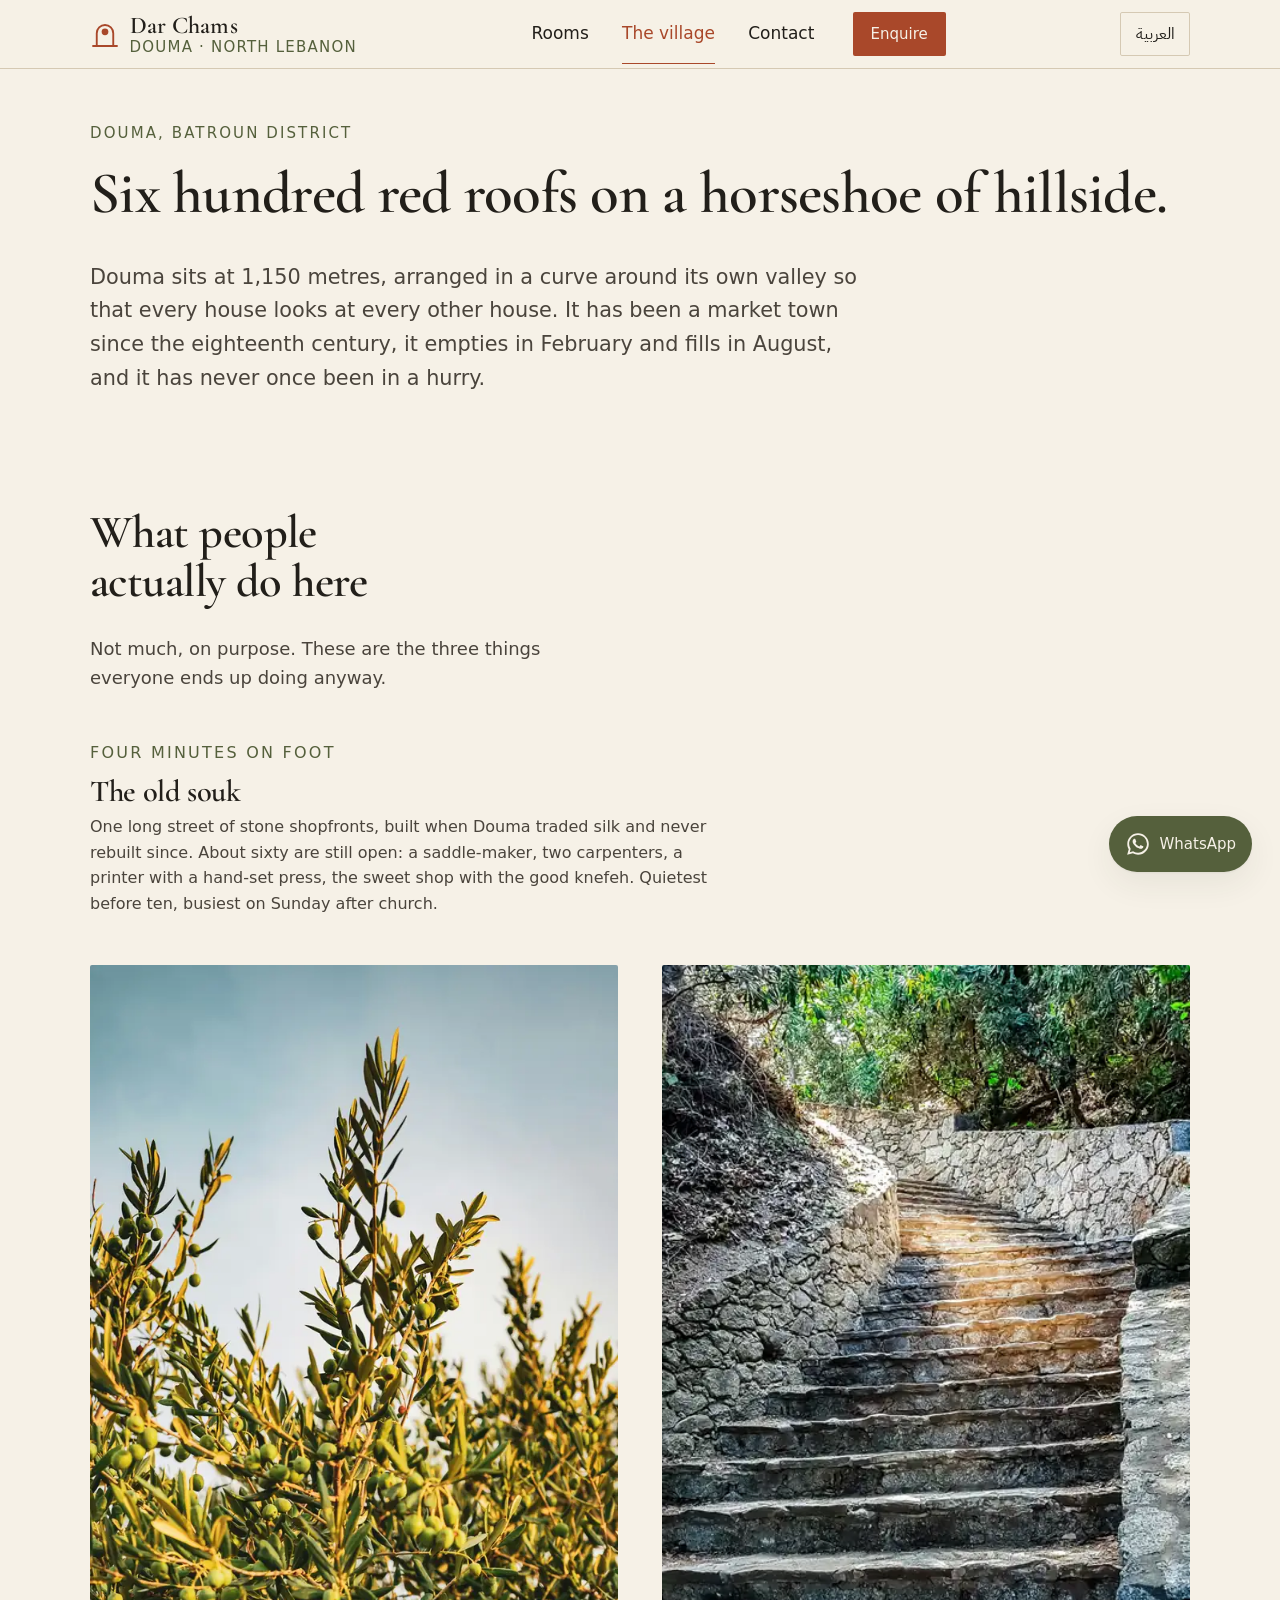
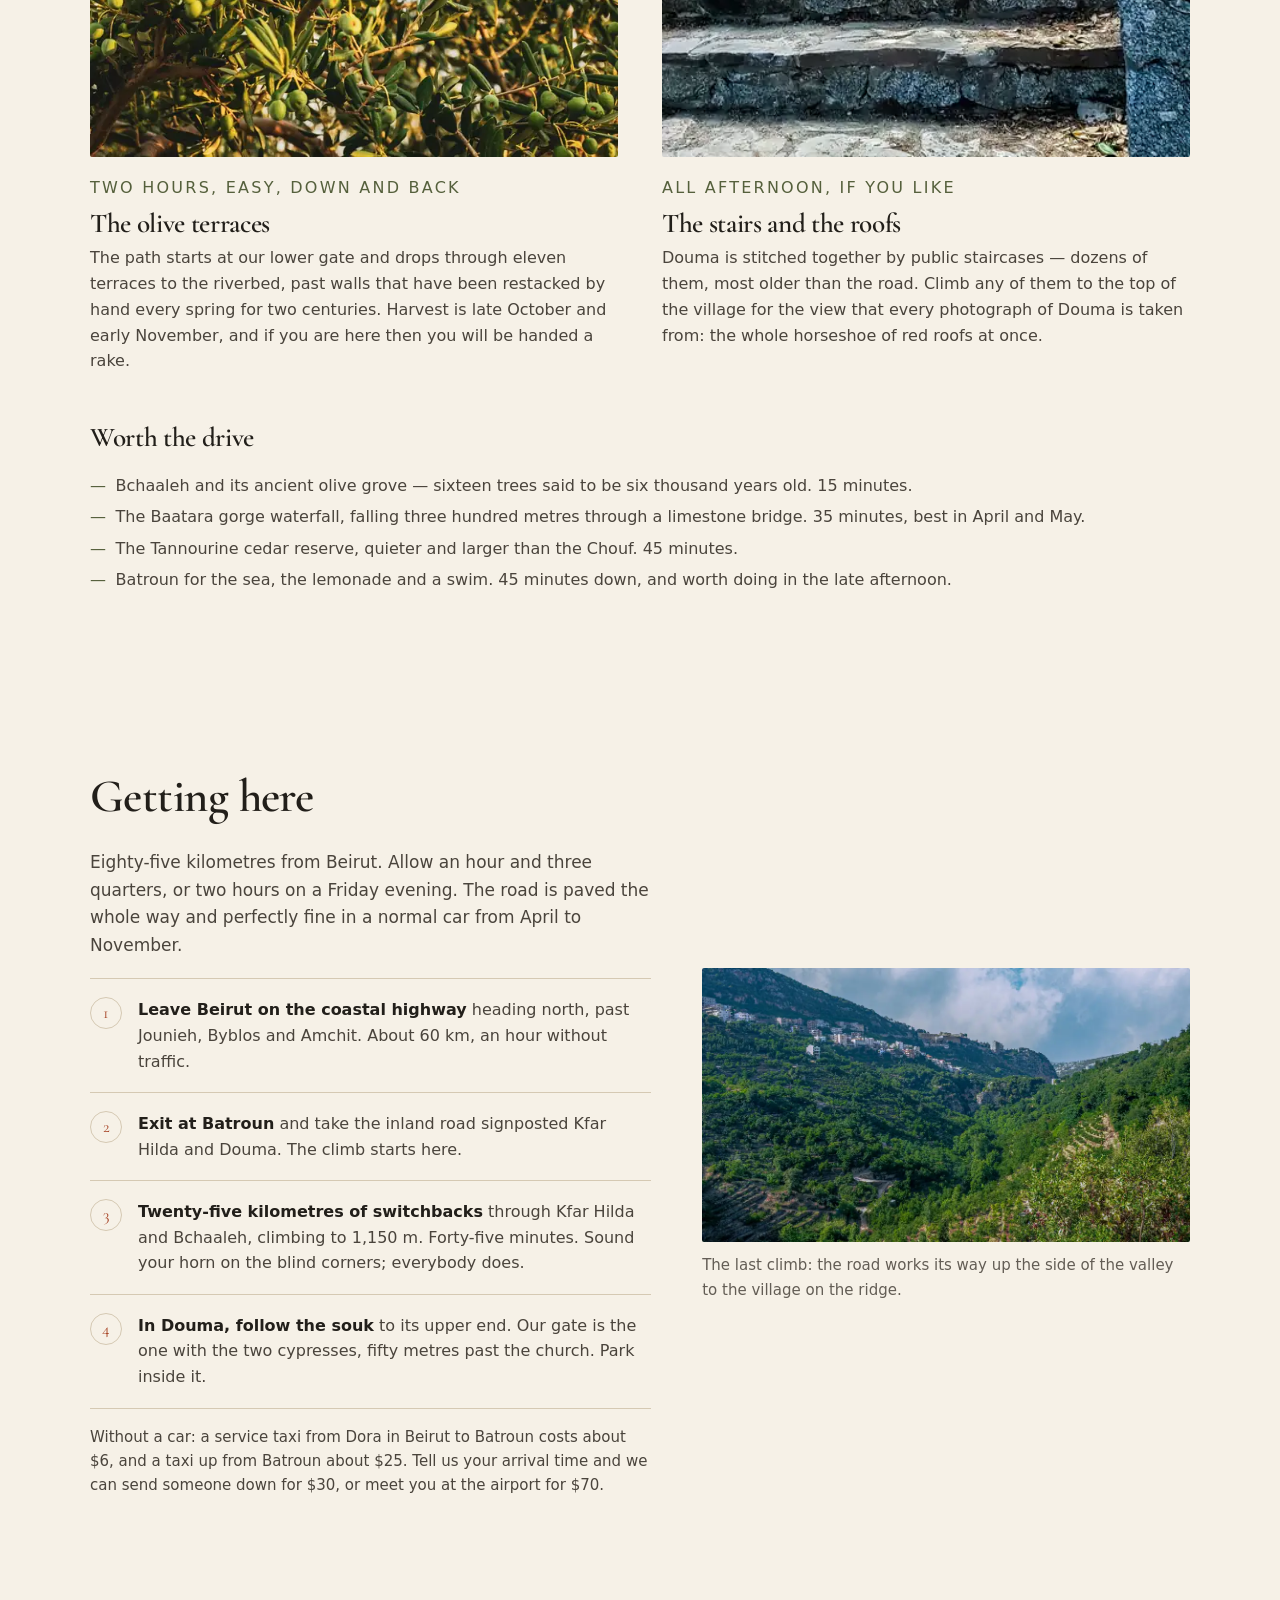
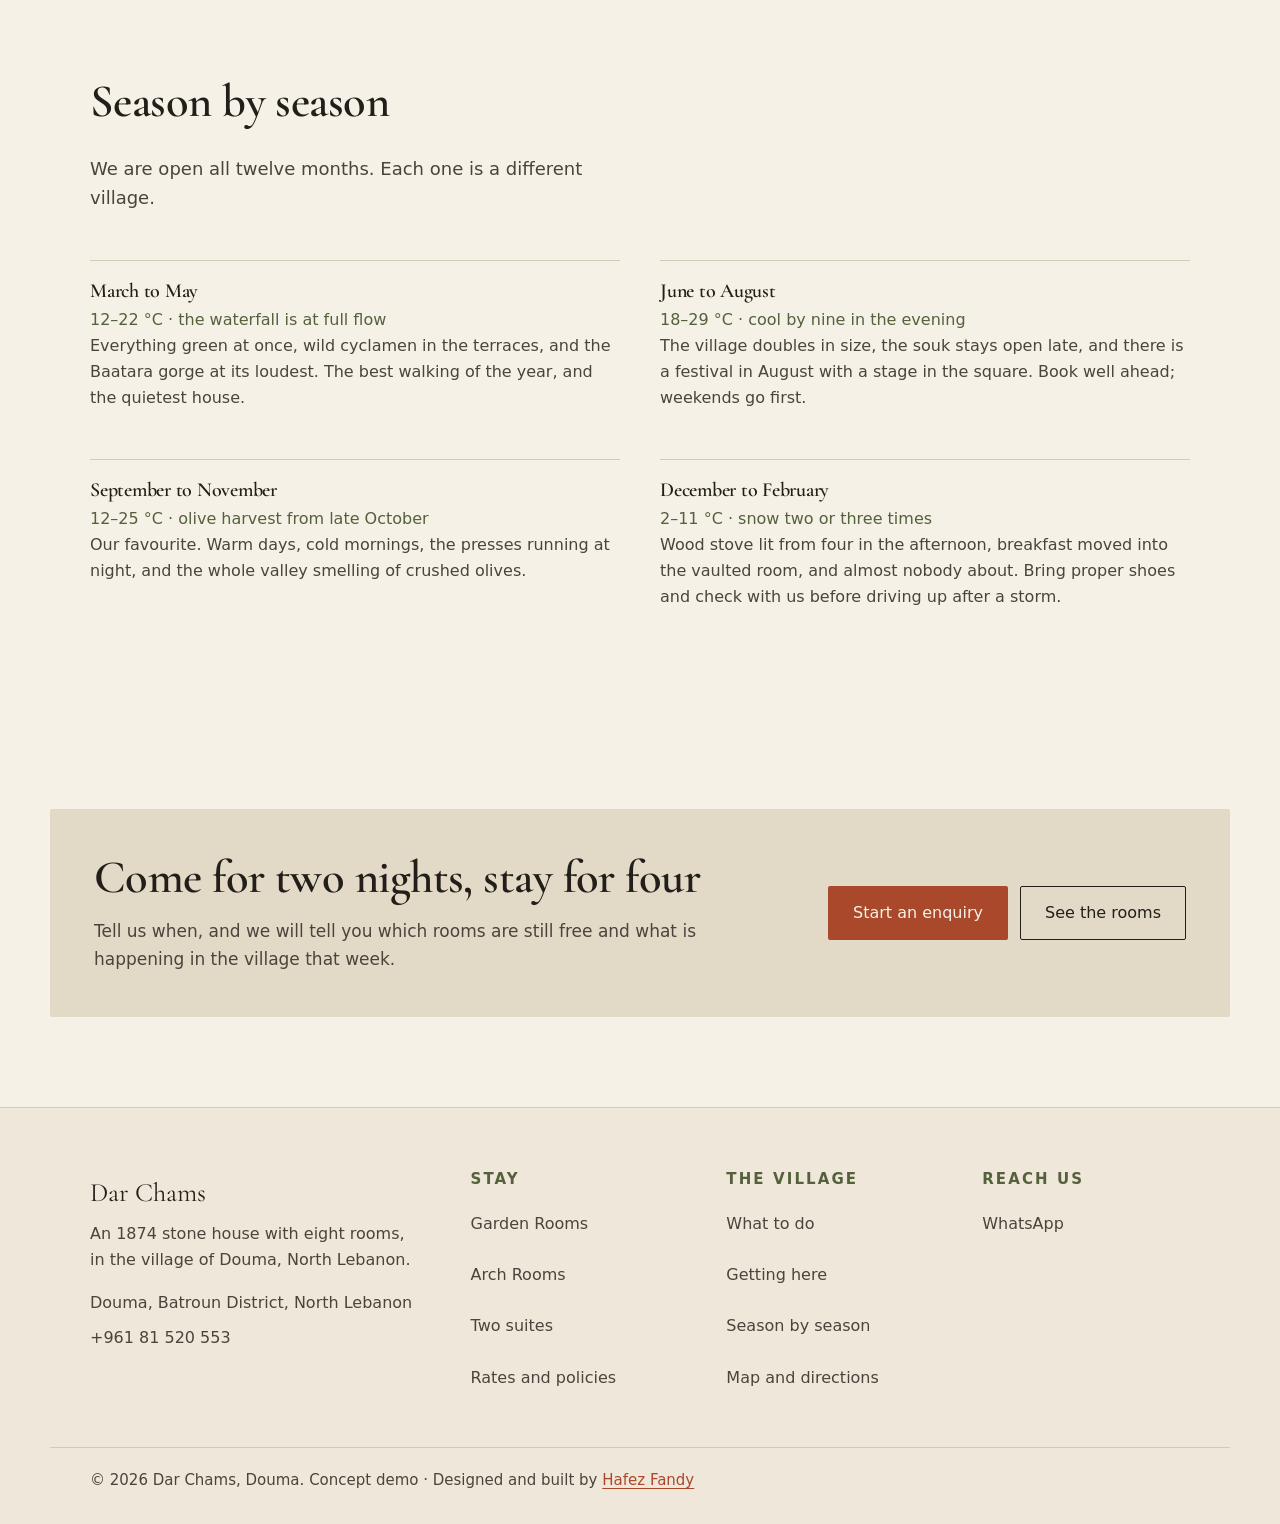
<file: village.html>
<!doctype html>
<html lang="en" dir="ltr">
<head>
<meta charset="utf-8">
<meta name="viewport" content="width=device-width, initial-scale=1, viewport-fit=cover">
<title>Douma — the village around Dar Chams</title>
<meta name="description" content="What to do in Douma, North Lebanon: the old souk, the olive terraces, the Baatara gorge and the Bchaaleh olive trees — plus driving directions from Beirut.">
<link rel="canonical" href="https://hafez121.github.io/dar-chams/village.html">
<meta name="theme-color" content="#F6F1E7">
<meta property="og:type" content="website">
<meta property="og:site_name" content="Dar Chams">
<meta property="og:locale" content="en_US">
<meta property="og:locale:alternate" content="ar_LB">
<meta property="og:url" content="https://hafez121.github.io/dar-chams/village.html">
<meta property="og:title" content="Douma — the village around Dar Chams">
<meta property="og:description" content="The old souk, the olive terraces and the road up from Beirut. Douma, at 1,150 metres in North Lebanon.">
<meta property="og:image" content="https://hafez121.github.io/dar-chams/img/og-cover.jpg">
<meta property="og:image:width" content="1200">
<meta property="og:image:height" content="630">
<meta property="og:image:alt" content="Terraced hillsides above the Batroun valley in late afternoon light, orchards and villages stepping down towards the haze.">
<meta name="twitter:card" content="summary_large_image">
<meta name="twitter:title" content="Douma — the village around Dar Chams">
<meta name="twitter:description" content="The old souk, the olive terraces and the road up from Beirut. Douma, at 1,150 metres in North Lebanon.">
<meta name="twitter:image" content="https://hafez121.github.io/dar-chams/img/og-cover.jpg">
<link rel="icon" href="favicon.svg" type="image/svg+xml">
<link rel="icon" href="favicon-32.png" sizes="32x32">
<link rel="apple-touch-icon" href="apple-touch-icon.png">
<link rel="stylesheet" href="css/style.css">
<script>
(function(){var d=document.documentElement;d.className+=' js';
var l=new URLSearchParams(location.search).get('lang')==='ar'?'ar':'en';
d.lang=l;d.dir=l==='ar'?'rtl':'ltr';d.dataset.lang=l;
/* Preload the Latin display face only when it will actually be used. A static
   preload link costs every Arabic visitor 37KB of a font that never renders. */
if(l!=='ar'){var f=document.createElement('link');f.rel='preload';f.as='font';f.type='font/woff2';f.href='fonts/cormorant-600.woff2';f.crossOrigin='anonymous';document.head.appendChild(f);}
if('IntersectionObserver' in window && !matchMedia('(prefers-reduced-motion: reduce)').matches){d.className+=' js-reveal';}})();
</script>
</head>
<body data-page="village">
<a class="skip-link" href="#main" data-i18n="a11y.skip">Skip to content</a>

<header class="site-head">
  <div class="wrap site-head__inner">
    <a class="brand" href="index.html">
      <svg class="brand__mark" viewBox="0 0 40 40" aria-hidden="true" focusable="false">
        <path d="M4 36h32" stroke="currentColor" stroke-width="2.5" fill="none" stroke-linecap="round"/>
        <path d="M9 36V19a11 11 0 0 1 22 0v17" stroke="currentColor" stroke-width="2.5" fill="none"/>
        <circle cx="20" cy="17" r="4.5" fill="currentColor"/>
      </svg>
      <span class="brand__text">
        <span class="brand__name" data-i18n="brand.name">Dar Chams</span>
        <span class="brand__sub" data-i18n="brand.sub">Douma · North Lebanon</span>
      </span>
    </a>
    <nav class="site-nav" id="siteNav" aria-label="Main">
      <ul class="site-nav__list">
        <li><a href="rooms.html" data-i18n="nav.rooms">Rooms</a></li>
        <li><a href="village.html" data-i18n="nav.village">The village</a></li>
        <li><a href="contact.html" data-i18n="nav.contact">Contact</a></li>
      </ul>
      <div class="site-nav__actions">
        <a class="btn btn--solid btn--sm" href="contact.html#enquire" data-i18n="nav.enquire">Enquire</a>
      </div>
    </nav>

    <div class="head-actions">
      <button class="lang-toggle" id="langToggle" type="button" lang="ar"
              data-i18n-attr="aria-label:nav.langLabel" aria-label="Switch the site to Arabic">العربية</button>
      <button class="nav-toggle" id="navToggle" type="button" aria-expanded="false" aria-controls="siteNav">
        <span class="nav-toggle__bars" aria-hidden="true"><span></span><span></span></span>
        <span class="nav-toggle__label" data-i18n="nav.menu">Menu</span>
      </button>
    </div>
  </div>
</header>

<main id="main">

  <section class="page-head">
    <div class="wrap">
      <p class="eyebrow" data-i18n="village.eyebrow">Douma, Batroun district</p>
      <h1 data-i18n="village.h1">Six hundred red roofs on a horseshoe of hillside.</h1>
      <p class="lead" data-i18n="village.lead">Douma sits at 1,150 metres, arranged in a curve around its own valley so that every house looks at every other house. It has been a market town since the eighteenth century, it empties in February and fills in August, and it has never once been in a hurry.</p>
    </div>
  </section>

  <section class="section reveal" id="doing" aria-labelledby="doingHead">
    <div class="wrap">
      <header class="section__head">
        <h2 id="doingHead" data-i18n="village.doing.h2">What people actually do here</h2>
        <p class="section__lede" data-i18n="village.doing.lede">Not much, on purpose. These are the three things everyone ends up doing anyway.</p>
      </header>
      <div class="thing thing--lead">
        <p class="thing__meta" data-i18n="village.souk.meta">Four minutes on foot</p>
        <h3 data-i18n="village.souk.h3">The old souk</h3>
        <p data-i18n="village.souk.p">One long street of stone shopfronts, built when Douma traded silk and never rebuilt since. About sixty are still open: a saddle-maker, two carpenters, a printer with a hand-set press, the sweet shop with the good knefeh. Quietest before ten, busiest on Sunday after church.</p>
      </div>

      <div class="things things--two">
        <article class="thing">
          <picture>
            <source srcset="img/olive-branch.webp" type="image/webp">
            <img src="img/olive-branch.jpg" width="660" height="990" loading="lazy" decoding="async"
                 alt="Olive branches against a pale sky, the green unripe fruit clustered along the stems in low warm light."
                 data-i18n-attr="alt:village.terraces.alt">
          </picture>
          <p class="thing__meta" data-i18n="village.terraces.meta">Two hours, easy, down and back</p>
          <h3 data-i18n="village.terraces.h3">The olive terraces</h3>
          <p data-i18n="village.terraces.p">The path starts at our lower gate and drops through eleven terraces to the riverbed, past walls that have been restacked by hand every spring for two centuries. Harvest is late October and early November, and if you are here then you will be handed a rake.</p>
        </article>
        <article class="thing">
          <picture>
            <source srcset="img/stone-steps.webp" type="image/webp">
            <img src="img/stone-steps.jpg" width="440" height="660" loading="lazy" decoding="async"
                 alt="A flight of worn stone steps climbing between dry-stone retaining walls, overhung by trees, with sunlight falling across the upper treads."
                 data-i18n-attr="alt:village.stairs.alt">
          </picture>
          <p class="thing__meta" data-i18n="village.stairs.meta">All afternoon, if you like</p>
          <h3 data-i18n="village.stairs.h3">The stairs and the roofs</h3>
          <p data-i18n="village.stairs.p">Douma is stitched together by public staircases — dozens of them, most older than the road. Climb any of them to the top of the village for the view that every photograph of Douma is taken from: the whole horseshoe of red roofs at once.</p>
        </article>
      </div>

      <h3 class="section__more" data-i18n="village.drive.h3">Worth the drive</h3>
      <ul class="specs">
        <li data-i18n="village.drive.1">Bchaaleh and its ancient olive grove — sixteen trees said to be six thousand years old. 15 minutes.</li>
        <li data-i18n="village.drive.2">The Baatara gorge waterfall, falling three hundred metres through a limestone bridge. 35 minutes, best in April and May.</li>
        <li data-i18n="village.drive.3">The Tannourine cedar reserve, quieter and larger than the Chouf. 45 minutes.</li>
        <li data-i18n="village.drive.4">Batroun for the sea, the lemonade and a swim. 45 minutes down, and worth doing in the late afternoon.</li>
      </ul>
    </div>
  </section>

  <section class="section reveal" id="getting" aria-labelledby="gettingHead">
    <div class="wrap split split--wide-start">
      <div class="split__body">
        <h2 id="gettingHead" data-i18n="village.get.h2">Getting here</h2>
        <p data-i18n="village.get.p">Eighty-five kilometres from Beirut. Allow an hour and three quarters, or two hours on a Friday evening. The road is paved the whole way and perfectly fine in a normal car from April to November.</p>
        <ol class="steps">
          <li><p><strong data-i18n="village.get.s1a">Leave Beirut on the coastal highway</strong> <span data-i18n="village.get.s1b">heading north, past Jounieh, Byblos and Amchit. About 60 km, an hour without traffic.</span></p></li>
          <li><p><strong data-i18n="village.get.s2a">Exit at Batroun</strong> <span data-i18n="village.get.s2b">and take the inland road signposted Kfar Hilda and Douma. The climb starts here.</span></p></li>
          <li><p><strong data-i18n="village.get.s3a">Twenty-five kilometres of switchbacks</strong> <span data-i18n="village.get.s3b">through Kfar Hilda and Bchaaleh, climbing to 1,150 m. Forty-five minutes. Sound your horn on the blind corners; everybody does.</span></p></li>
          <li><p><strong data-i18n="village.get.s4a">In Douma, follow the souk</strong> <span data-i18n="village.get.s4b">to its upper end. Our gate is the one with the two cypresses, fifty metres past the church. Park inside it.</span></p></li>
        </ol>
        <p class="form-note" data-i18n="village.get.note">Without a car: a service taxi from Dora in Beirut to Batroun costs about $6, and a taxi up from Batroun about $25. Tell us your arrival time and we can send someone down for $30, or meet you at the airport for $70.</p>
      </div>
      <figure class="split__media">
        <picture>
          <source srcset="img/valley-road.webp" type="image/webp">
          <img src="img/valley-road.jpg" width="1020" height="573" loading="lazy" decoding="async"
               alt="A wooded valley in the Lebanese mountains, houses of the village strung along the ridge above the treeline, terraced ground dropping away below."
               data-i18n-attr="alt:village.courtyard.alt">
        </picture>
        <figcaption data-i18n="village.courtyard.caption">The last climb: the road works its way up the side of the valley to the village on the ridge.</figcaption>
      </figure>
    </div>
  </section>

  <section class="section reveal" id="seasons" aria-labelledby="seasonsHead">
    <div class="wrap">
      <header class="section__head">
        <h2 id="seasonsHead" data-i18n="village.seasons.h2">Season by season</h2>
        <p class="section__lede" data-i18n="village.seasons.lede">We are open all twelve months. Each one is a different village.</p>
      </header>
      <div class="seasons">
        <div class="season">
          <h3 data-i18n="village.spring.h3">March to May</h3>
          <p class="season__temp" data-i18n="village.spring.t">12–22 °C · the waterfall is at full flow</p>
          <p data-i18n="village.spring.p">Everything green at once, wild cyclamen in the terraces, and the Baatara gorge at its loudest. The best walking of the year, and the quietest house.</p>
        </div>
        <div class="season">
          <h3 data-i18n="village.summer.h3">June to August</h3>
          <p class="season__temp" data-i18n="village.summer.t">18–29 °C · cool by nine in the evening</p>
          <p data-i18n="village.summer.p">The village doubles in size, the souk stays open late, and there is a festival in August with a stage in the square. Book well ahead; weekends go first.</p>
        </div>
        <div class="season">
          <h3 data-i18n="village.autumn.h3">September to November</h3>
          <p class="season__temp" data-i18n="village.autumn.t">12–25 °C · olive harvest from late October</p>
          <p data-i18n="village.autumn.p">Our favourite. Warm days, cold mornings, the presses running at night, and the whole valley smelling of crushed olives.</p>
        </div>
        <div class="season">
          <h3 data-i18n="village.winter.h3">December to February</h3>
          <p class="season__temp" data-i18n="village.winter.t">2–11 °C · snow two or three times</p>
          <p data-i18n="village.winter.p">Wood stove lit from four in the afternoon, breakfast moved into the vaulted room, and almost nobody about. Bring proper shoes and check with us before driving up after a storm.</p>
        </div>
      </div>
    </div>
  </section>

  <section class="section section--enquire reveal" aria-labelledby="villEnqHead">
    <div class="wrap enquire-band">
      <div>
        <h2 id="villEnqHead" data-i18n="village.enq.h2">Come for two nights, stay for four</h2>
        <p data-i18n="village.enq.p">Tell us when, and we will tell you which rooms are still free and what is happening in the village that week.</p>
      </div>
      <p class="enquire-band__actions">
        <a class="btn btn--solid" href="contact.html#enquire" data-i18n="home.enq.cta">Start an enquiry</a>
        <a class="btn btn--ghost" href="rooms.html" data-i18n="village.enq.rooms">See the rooms</a>
      </p>
    </div>
  </section>

</main>


<footer class="site-foot">
  <div class="wrap site-foot__grid">
    <div class="site-foot__brand">
      <p class="site-foot__name" data-i18n="brand.name">Dar Chams</p>
      <p data-i18n="foot.blurb">An 1874 stone house with eight rooms, in the village of Douma, North Lebanon.</p>
      <address>
        <span data-i18n="foot.addr">Douma, Batroun District, North Lebanon</span><br>
        <a href="tel:+96181520553">+961 81 520 553</a>
      </address>
    </div>
    <nav class="site-foot__nav" aria-label="Footer">
      <h2 class="site-foot__h" data-i18n="foot.stay">Stay</h2>
      <ul>
        <li><a href="rooms.html#garden" data-i18n="rooms.garden.name">Garden Rooms</a></li>
        <li><a href="rooms.html#arch" data-i18n="rooms.arch.name">Arch Rooms</a></li>
        <li><a href="rooms.html#suites" data-i18n="rooms.suites.name">Two suites</a></li>
        <li><a href="rooms.html#rates" data-i18n="foot.rates">Rates and policies</a></li>
      </ul>
    </nav>
    <nav class="site-foot__nav" aria-label="Footer, the village">
      <h2 class="site-foot__h" data-i18n="foot.village">The village</h2>
      <ul>
        <li><a href="village.html#doing" data-i18n="foot.doing">What to do</a></li>
        <li><a href="village.html#getting" data-i18n="foot.getting">Getting here</a></li>
        <li><a href="village.html#seasons" data-i18n="foot.seasons">Season by season</a></li>
        <li><a href="contact.html#map" data-i18n="foot.map">Map and directions</a></li>
      </ul>
    </nav>
    <div class="site-foot__social">
      <h2 class="site-foot__h" data-i18n="foot.follow">Reach us</h2>
      <ul>
        <!-- TODO: change this heading back to "Follow" (foot.follow, both
             languages) and add the real Instagram and Facebook links here once the
             accounts exist. The previous handles were invented and resolved to
             unrelated third-party accounts, so they were removed. Do not guess
             a handle: confirm it, then add
             <li><a href="https://www.instagram.com/HANDLE" rel="me noopener" target="_blank">Instagram</a></li>
             <li><a href="https://www.facebook.com/HANDLE" rel="me noopener" target="_blank">Facebook</a></li> -->
        <li><a href="https://wa.me/96181520553" rel="noopener" target="_blank">WhatsApp</a></li>
      </ul>
    </div>
  </div>
  <div class="wrap site-foot__base">
    <p><span data-i18n="foot.copy">© 2026 Dar Chams, Douma.</span> <span data-i18n="foot.demo">Concept demo · Designed and built by</span> <a href="https://hafez121.github.io" rel="noopener">Hafez Fandy</a></p>
  </div>
</footer>

<!-- Floating WhatsApp button. DEMO NUMBER: +961 81 520 553 is fictional. -->
<a class="wa-fab" href="https://wa.me/96181520553?text=Hello%20Dar%20Chams%20%E2%80%94%20I%27d%20like%20to%20ask%20about%20a%20stay." target="_blank" rel="noopener"
   data-wa-fab data-i18n-attr="aria-label:wa.aria" aria-label="Message Dar Chams on WhatsApp">
  <svg viewBox="0 0 24 24" aria-hidden="true" focusable="false" width="26" height="26">
    <path fill="currentColor" d="M12.04 2C6.58 2 2.13 6.45 2.13 11.91c0 1.75.46 3.45 1.32 4.95L2 22l5.25-1.38a9.9 9.9 0 0 0 4.79 1.22h.01c5.46 0 9.91-4.45 9.91-9.91C21.96 6.45 17.5 2 12.04 2Zm0 18.02h-.01a8.2 8.2 0 0 1-4.19-1.15l-.3-.18-3.11.82.83-3.04-.2-.31a8.17 8.17 0 0 1-1.26-4.35c0-4.54 3.7-8.23 8.24-8.23 2.2 0 4.27.86 5.83 2.41a8.19 8.19 0 0 1 2.41 5.83c0 4.54-3.7 8.2-8.24 8.2Zm4.52-6.16c-.25-.12-1.47-.72-1.69-.81-.23-.08-.39-.12-.56.13-.16.25-.64.8-.78.97-.14.16-.29.18-.54.06-.25-.12-1.05-.39-1.99-1.23-.74-.66-1.23-1.47-1.38-1.72-.14-.25-.01-.38.11-.5.11-.11.25-.29.37-.43.12-.15.16-.25.25-.41.08-.17.04-.31-.02-.43-.06-.12-.56-1.34-.76-1.84-.2-.48-.4-.42-.56-.43h-.48c-.16 0-.43.06-.65.31-.22.25-.85.84-.85 2.05s.87 2.38.99 2.54c.12.16 1.71 2.61 4.15 3.66.58.25 1.03.4 1.39.51.58.19 1.11.16 1.53.1.47-.07 1.47-.6 1.67-1.18.21-.58.21-1.07.15-1.18-.06-.11-.22-.17-.47-.29Z"/>
  </svg>
  <span class="wa-fab__label" data-i18n="wa.label">WhatsApp</span>
</a>

<script src="js/i18n.js" defer></script>
<script src="js/site.js" defer></script>
</body>
</html>
</file>
<file: css/style.css>
/* ==========================================================================
   Dar Chams — Douma, North Lebanon
   Hand-written CSS. No framework, no build step.
   Structure: fonts → tokens → base → layout → components → page blocks →
              right-to-left → motion → responsive.
   Everything uses logical properties so the Arabic (RTL) layout mirrors
   without a single override of margin-left / margin-right.
   ========================================================================== */

/* ------------------------------------------------------------------ fonts */
@font-face {
  font-family: "Cormorant Garamond";
  src: url("../fonts/cormorant-400.woff2") format("woff2");
  font-weight: 400; font-style: normal; font-display: swap;
  unicode-range: U+0000-00FF, U+0131, U+0152-0153, U+02BB-02BC, U+2000-206F, U+2122, U+2191, U+2193, U+2212, U+2215;
}
@font-face {
  font-family: "Cormorant Garamond";
  src: url("../fonts/cormorant-600.woff2") format("woff2");
  font-weight: 600; font-style: normal; font-display: swap;
  unicode-range: U+0000-00FF, U+0131, U+0152-0153, U+02BB-02BC, U+2000-206F, U+2122, U+2191, U+2193, U+2212, U+2215;
}
/* Arabic faces carry a unicode-range, so an English visitor never downloads them. */
@font-face {
  font-family: "IBM Plex Sans Arabic";
  src: url("../fonts/plexar-400.woff2") format("woff2");
  font-weight: 400; font-style: normal; font-display: swap;
  unicode-range: U+0600-06FF, U+0750-077F, U+08A0-08FF, U+200C-200E, U+2010-2011, U+FB50-FDFF, U+FE70-FEFF;
}
@font-face {
  font-family: "IBM Plex Sans Arabic";
  src: url("../fonts/plexar-600.woff2") format("woff2");
  font-weight: 600; font-style: normal; font-display: swap;
  unicode-range: U+0600-06FF, U+0750-077F, U+08A0-08FF, U+200C-200E, U+2010-2011, U+FB50-FDFF, U+FE70-FEFF;
}

/* ----------------------------------------------------------------- tokens */
:root {
  /* Palette drawn from the setting: limestone, terracotta, olive, deep shade.
     No pure black, no pure white, no saturated blue. */
  --paper:      #F6F1E7;
  --paper-2:    #EFE8DA;
  --limestone:  #E3D9C7;
  --limestone-2:#D5C9B3;
  --ink:        #221F1A;
  --ink-2:      #4A443C;
  --terracotta: #A9482A;
  --terracotta-d:#8B3A21;
  --olive:      #55603C;
  --olive-d:    #3D4630;
  --shade:      #2E3327;

  --font-display: "Cormorant Garamond", "Iowan Old Style", Georgia, "Times New Roman", serif;
  --font-body: system-ui, -apple-system, "Segoe UI", Roboto, "Helvetica Neue", Arial, sans-serif;
  --font-display-ar: "IBM Plex Sans Arabic", system-ui, sans-serif;
  --font-body-ar: "IBM Plex Sans Arabic", system-ui, sans-serif;

  --lh-body: 1.62;
  --lh-display: 1.06;
  --ls-display: -0.012em;
  --ls-eyebrow: 0.14em;

  --maxw: 1180px;
  --gutter: 1.25rem;
  --section-y: clamp(3.25rem, 7vw, 6.5rem);
  --radius: 2px;
  --rule: 1px solid var(--limestone-2);
  --shadow: 0 1px 2px rgba(46, 51, 39, .06), 0 12px 32px rgba(46, 51, 39, .07);
}

/* ------------------------------------------------------------------- base */
*, *::before, *::after { box-sizing: border-box; }

html { -webkit-text-size-adjust: 100%; scroll-behavior: smooth; }
@media (prefers-reduced-motion: reduce) { html { scroll-behavior: auto; } }

body {
  margin: 0;
  background: var(--paper);
  color: var(--ink-2);
  font-family: var(--font-body);
  font-size: 1.0625rem;            /* 17px */
  line-height: var(--lh-body);
  text-rendering: optimizeLegibility;
  -webkit-font-smoothing: antialiased;
}

h1, h2, h3 {
  font-family: var(--font-display);
  font-weight: 600;
  color: var(--ink);
  line-height: var(--lh-display);
  letter-spacing: var(--ls-display);
  margin: 0 0 .6em;
  text-wrap: balance;
}
h1 { font-size: clamp(2.35rem, 8.2vw, 4.5rem); }
h2 { font-size: clamp(1.85rem, 5vw, 2.9rem); }
h3 { font-size: clamp(1.3rem, 3.2vw, 1.7rem); }
p  { margin: 0 0 1.1em; max-width: 62ch; }
ul, ol { margin: 0 0 1.1em; padding-inline-start: 1.1em; }
li { margin-block-end: .45em; }
img, picture, svg { max-width: 100%; }
[hidden] { display: none !important; }   /* .btn's display must not beat it */
img { height: auto; display: block; }
figure { margin: 0; }
figcaption {
  margin-block-start: .7rem;
  font-size: .9375rem;             /* 15px */
  color: var(--ink-2);
  opacity: .85;
}
address { font-style: normal; }
hr { border: 0; border-block-start: var(--rule); margin: 0; }

a { color: var(--terracotta); text-decoration-thickness: 1px; text-underline-offset: .18em; }

/* A phone number is a left-to-right run whatever the surrounding text is.
   Without this, Arabic bidi reorders the groups and +961 81 520 553 renders
   as "553 520 81 961+", which is a number nobody can dial. */
a[href^="tel:"] { unicode-bidi: isolate; direction: ltr; }
a:hover { color: var(--terracotta-d); }

:focus-visible {
  outline: 3px solid var(--olive);
  outline-offset: 3px;
  border-radius: var(--radius);
}

.skip-link {
  position: absolute;
  inset-block-start: -100%;
  inset-inline-start: var(--gutter);
  z-index: 100;
  background: var(--ink);
  color: var(--paper);
  padding: .8rem 1.1rem;
  text-decoration: none;
}
.skip-link:focus { inset-block-start: .6rem; color: var(--paper); }

.wrap {
  inline-size: 100%;
  max-inline-size: var(--maxw);
  margin-inline: auto;
  padding-inline: var(--gutter);
}

.eyebrow {
  font-size: .9375rem;
  letter-spacing: var(--ls-eyebrow);
  text-transform: uppercase;
  color: var(--olive);
  margin-block-end: 1.1rem;
  font-weight: 500;
}
.lead { font-size: clamp(1.0625rem, 2.4vw, 1.25rem); color: var(--ink-2); }

.section { padding-block: var(--section-y); }
.section__head { max-inline-size: 46ch; margin-block-end: clamp(1.8rem, 4vw, 3rem); }
.section__lede { font-size: 1.125rem; }
.section__more { margin-block: 2rem 0; }

.link-arrow {
  display: inline-flex;
  align-items: center;
  gap: .5rem;
  font-weight: 500;
  text-decoration: none;
  border-block-end: 1px solid currentColor;
  padding-block-end: 2px;
  min-block-size: 44px;
}
.link-arrow .arrow { transition: transform .25s ease; }
.link-arrow:hover .arrow { transform: translateX(4px); }

/* ---------------------------------------------------------------- buttons */
.btn {
  display: inline-flex;
  align-items: center;
  justify-content: center;
  min-block-size: 48px;
  padding: .8rem 1.5rem;
  font: inherit;
  font-weight: 500;
  font-size: 1rem;
  text-decoration: none;
  border: 1px solid transparent;
  border-radius: var(--radius);
  cursor: pointer;
  transition: background-color .2s ease, color .2s ease, border-color .2s ease;
}
.btn--solid { background: var(--terracotta); color: var(--paper); }
.btn--solid:hover { background: var(--terracotta-d); color: var(--paper); }
.btn--ghost { border-color: var(--ink); color: var(--ink); background: transparent; }
.btn--ghost:hover { background: var(--ink); color: var(--paper); }
.btn--sm { min-block-size: 44px; padding: .55rem 1.05rem; font-size: .9375rem; }

/* ------------------------------------------------------------------ header */
.site-head {
  position: sticky;
  inset-block-start: 0;
  z-index: 50;
  background: color-mix(in srgb, var(--paper) 92%, transparent);
  backdrop-filter: saturate(160%) blur(8px);
  border-block-end: var(--rule);
}
.site-head__inner {
  display: flex;
  align-items: center;
  justify-content: space-between;
  gap: 1rem;
  min-block-size: 68px;
}
.brand {
  display: inline-flex;
  align-items: center;
  gap: .6rem;
  text-decoration: none;
  color: var(--ink);
  padding-block: .5rem;
}
.brand__mark { inline-size: 30px; block-size: 30px; color: var(--terracotta); flex: none; }
.brand__text { display: flex; flex-direction: column; line-height: 1.1; }
.brand__name {
  font-family: var(--font-display);
  font-size: 1.5rem;
  font-weight: 600;
  letter-spacing: .005em;
}
.brand__sub {
  display: none;                   /* the header stays legible at 360px */
  font-size: .9375rem;
  letter-spacing: .08em;
  text-transform: uppercase;
  color: var(--olive);
}
@media (min-width: 600px) { .brand__sub { display: block; } }

.head-actions { display: flex; align-items: center; gap: .5rem; flex: none; }

.nav-toggle {
  display: none;
  align-items: center;
  gap: .55rem;
  min-block-size: 44px;
  min-inline-size: 44px;
  padding: .4rem .7rem;
  background: transparent;
  border: 1px solid var(--limestone-2);
  border-radius: var(--radius);
  font: inherit;
  font-size: .9375rem;
  color: var(--ink);
  cursor: pointer;
}
.js .nav-toggle { display: inline-flex; }
.nav-toggle__bars { display: block; inline-size: 18px; }
.nav-toggle__bars span {
  display: block;
  block-size: 1.5px;
  background: var(--ink);
  transition: transform .25s ease, opacity .25s ease;
}
.nav-toggle__bars span + span { margin-block-start: 5px; }
.nav-toggle[aria-expanded="true"] .nav-toggle__bars span:first-child { transform: translateY(3.25px) rotate(45deg); }
.nav-toggle[aria-expanded="true"] .nav-toggle__bars span:last-child { transform: translateY(-3.25px) rotate(-45deg); }

.site-nav__list { list-style: none; margin: 0; padding: 0; }
.site-nav__list a {
  display: block;
  color: var(--ink);
  text-decoration: none;
  font-size: 1.0625rem;
}
.site-nav__list a:hover,
.site-nav__list a[aria-current="page"] { color: var(--terracotta); }
.site-nav__list a[aria-current="page"] { border-block-end: 1px solid currentColor; }

.lang-toggle {
  min-block-size: 44px;
  min-inline-size: 44px;
  padding: .5rem .9rem;
  background: transparent;
  border: 1px solid var(--limestone-2);
  border-radius: var(--radius);
  color: var(--ink);
  font-family: var(--font-body-ar);
  font-size: 1rem;
  cursor: pointer;
}
.lang-toggle:hover { border-color: var(--ink); }
[dir="rtl"] .lang-toggle { font-family: var(--font-body); }

/* mobile navigation panel (a real menu: focus is moved into it and trapped) */
@media (max-width: 819px) {
  .js .site-nav {
    position: fixed;
    inset-block: 68px 0;
    inset-inline: 0;
    z-index: 40;
    block-size: calc(100dvh - 68px);
    display: flex;
    flex-direction: column;
    justify-content: center;
    gap: 2rem;
    padding: 2rem var(--gutter);
    background: var(--paper);
    overflow-y: auto;
    transform: translateY(-8px);
    opacity: 0;
    visibility: hidden;
    /* visibility is deliberately NOT transitioned: a transitioning
       visibility stays `hidden` on the first frame, and focus() into a
       hidden panel silently fails. */
    transition: opacity .22s ease, transform .22s ease;
  }
  .js .site-nav.is-open { transform: none; opacity: 1; visibility: visible; }
  .js .site-nav__list a {
    font-family: var(--font-display);
    font-size: 2.25rem;
    line-height: 1.25;
    padding-block: .35rem;
  }
  [dir="rtl"] .js .site-nav__list a { font-family: var(--font-display-ar); }
  .site-nav__actions { display: flex; align-items: center; gap: 1rem; }
  body.nav-open { overflow: hidden; }
  /* icon-only button on small screens, but the name stays in the a11y tree */
  .nav-toggle__label {
    position: absolute; inline-size: 1px; block-size: 1px;
    overflow: hidden; clip-path: inset(50%); white-space: nowrap;
  }
  .nav-toggle { justify-content: center; padding-inline: .85rem; }
}
@media (min-width: 820px) {
  .nav-toggle, .js .nav-toggle { display: none; }
  .site-nav { display: flex; align-items: center; gap: clamp(1.25rem, 3vw, 2.5rem); }
  .site-nav__list { display: flex; gap: clamp(1.25rem, 2.6vw, 2.25rem); }
  .site-nav__list li { margin: 0; }
  .site-nav__list a { padding-block: 1rem; }
  .site-nav__actions { display: flex; align-items: center; gap: .75rem; }
}

/* -------------------------------------------------------------------- hero */
.hero { padding-block-start: clamp(2rem, 5vw, 3.5rem); }
.hero__grid { display: grid; gap: clamp(1.75rem, 4vw, 3rem); align-items: center; }
.hero__text > :last-child { margin-block-end: 0; }
.hero h1 { margin-block-end: .45em; }
.hero__actions { display: flex; flex-wrap: wrap; gap: .75rem; margin-block-start: 1.75rem; }
.hero__media img { inline-size: 100%; border-radius: var(--radius); }

.factbar {
  display: grid;
  grid-template-columns: repeat(2, minmax(0, 1fr));
  gap: 1.1rem 1.5rem;
  list-style: none;
  margin: clamp(2.25rem, 5vw, 3.5rem) auto 0;
  padding-block: clamp(1.4rem, 3vw, 1.9rem);
  border-block: var(--rule);
}
.factbar li { margin: 0; }
.factbar__k {
  display: block;
  font-size: .9375rem;
  letter-spacing: var(--ls-eyebrow);
  text-transform: uppercase;
  color: var(--olive);
  margin-block-end: .3rem;
}
.factbar__v { display: block; color: var(--ink); font-size: 1.0625rem; }

/* ------------------------------------------------------------------ splits */
.split { display: grid; gap: clamp(1.75rem, 4vw, 3.5rem); align-items: center; }
.split__media img { inline-size: 100%; border-radius: var(--radius); }
.split__body > :last-child { margin-block-end: 0; }

.ticks { list-style: none; padding: 0; margin-block-start: 1.6rem; }
.ticks li {
  position: relative;
  padding-inline-start: 1.6rem;
  padding-block: .45rem;
  border-block-start: var(--rule);
  font-size: 1rem;
}
.ticks li:last-child { border-block-end: var(--rule); }
.ticks li::before {
  content: "";
  position: absolute;
  inset-block-start: 1.15rem;
  inset-inline-start: 0;
  inline-size: .55rem;
  block-size: .55rem;
  background: var(--terracotta);
  border-radius: 50%;
}

/* ------------------------------------------------------------- room cards */
/* No wide photograph of any room type exists, so the preview is typographic:
   a ruled index rather than three picture cards. */
.roomgrid { display: grid; gap: 0; }
.roomcard { border-block-start: var(--rule); }
.roomcard:last-child { border-block-end: var(--rule); }
.roomcard__link {
  display: block;
  color: inherit;
  text-decoration: none;
  padding-block: 1.6rem;
  transition: opacity .2s ease;
}
.roomcard__link:hover { opacity: .72; }
.roomcard h3 { margin-block: 0 .35rem; }
.roomcard__count {
  font-family: var(--font-body);
  font-size: .9375rem;
  letter-spacing: var(--ls-eyebrow);
  text-transform: uppercase;
  color: var(--olive);
  display: block;
  margin-block-start: .35rem;
}
.roomcard__meta { color: var(--ink-2); font-size: 1rem; margin-block-end: .6rem; }
.price { margin: 0; font-size: 1rem; color: var(--ink); }
.price__num { font-family: var(--font-display); font-size: 1.5rem; font-weight: 600; }
[dir="rtl"] .price__num { font-family: var(--font-display-ar); font-weight: 600; }
.price__unit { color: var(--ink-2); }

/* ------------------------------------------------------------------- days */
.daylist { list-style: none; padding: 0; margin: 0; counter-reset: none; }
.daylist li {
  display: grid;
  grid-template-columns: 4.5rem minmax(0, 1fr);
  gap: 0 1.25rem;
  padding-block: 1.15rem;
  border-block-start: var(--rule);
  margin: 0;
}
.daylist li:last-child { border-block-end: var(--rule); }
.daylist__t {
  font-family: var(--font-display);
  font-size: 1.25rem;
  color: var(--terracotta);
  font-variant-numeric: tabular-nums;
}
.daylist p { margin: 0; font-size: 1rem; }

/* --------------------------------------------------------- village teaser */
.village-teaser { display: grid; gap: clamp(1.75rem, 4vw, 3rem); align-items: end; }
/* No photograph for this section, so it is set as an editorial pair: the
   heading holds one column, the copy the other, rather than one thin measure
   floating in an empty band. */
.village-teaser--textual { border-block-start: var(--rule); padding-block-start: clamp(1.75rem, 4vw, 2.5rem); }
.village-teaser--textual h2 { margin-block-end: .5em; }
.village-teaser--textual .village-teaser__body { max-inline-size: 58ch; }

/* ---------------------------------------------------------- enquiry bands */
.enquire-band {
  display: grid;
  gap: 1.5rem;
  padding: clamp(1.75rem, 4vw, 2.75rem);
  background: var(--limestone);
  border-radius: var(--radius);
}
.enquire-band h2 { margin-block-end: .35em; }
.enquire-band p { margin-block-end: 0; }
.enquire-band__actions { display: flex; flex-wrap: wrap; gap: .75rem; }

/* ----------------------------------------------------------------- footer */
.site-foot {
  /* every page ends with a padded .section, so no extra margin here */
  padding-block-start: clamp(2.5rem, 5vw, 4rem);
  border-block-start: var(--rule);
  background: var(--paper-2);
  font-size: 1rem;
}
.site-foot__grid { display: grid; gap: 2.25rem; padding-block-end: 2.5rem; }
.site-foot__name {
  font-family: var(--font-display);
  font-size: 1.65rem;
  color: var(--ink);
  margin-block-end: .4rem;
}
[dir="rtl"] .site-foot__name { font-family: var(--font-display-ar); font-weight: 600; }
.site-foot__h {
  font-family: var(--font-body);
  font-size: .9375rem;
  letter-spacing: var(--ls-eyebrow);
  text-transform: uppercase;
  color: var(--olive);
  margin-block-end: .9rem;
}
[dir="rtl"] .site-foot__h { font-family: var(--font-body-ar); letter-spacing: 0; }
.site-foot__nav ul, .site-foot__social ul { list-style: none; margin: 0; padding: 0; }
.site-foot__nav a, .site-foot__social a, .site-foot address a {
  color: var(--ink-2);
  text-decoration: none;
  display: inline-flex;
  align-items: center;
  min-block-size: 44px;
}
.site-foot__nav a:hover, .site-foot__social a:hover, .site-foot address a:hover {
  color: var(--terracotta);
  text-decoration: underline;
}
.site-foot__base {
  padding-block: 1.25rem 2rem;
  border-block-start: var(--rule);
  font-size: .9375rem;
  color: var(--ink-2);
}
.site-foot__base p { margin: 0; max-inline-size: none; }

/* ------------------------------------------------------- floating WhatsApp */
.wa-fab {
  position: fixed;
  inset-block-end: max(1rem, env(safe-area-inset-bottom));
  inset-inline-end: 1rem;
  z-index: 45;
  display: inline-flex;
  align-items: center;
  gap: .55rem;
  min-block-size: 56px;
  padding-inline: 1rem;
  background: var(--olive);
  color: var(--paper);
  border-radius: 999px;
  text-decoration: none;
  box-shadow: var(--shadow);
  transition: background-color .2s ease, transform .2s ease;
}
.wa-fab:hover { background: var(--olive-d); color: var(--paper); transform: translateY(-2px); }
.wa-fab__label { font-size: .9375rem; font-weight: 500; }
@media (max-width: 480px) {
  .wa-fab { min-inline-size: 56px; padding-inline: 0; justify-content: center; }
  .wa-fab__label {
    position: absolute; inline-size: 1px; block-size: 1px;
    overflow: hidden; clip-path: inset(50%); white-space: nowrap;
  }
}

/* ----------------------------------------------------------- rooms page */
.page-head { padding-block: clamp(2rem, 5vw, 3.25rem) 0; }
.page-head .lead { max-inline-size: 58ch; }
.page-head__media { margin-block-start: clamp(1.75rem, 4vw, 2.75rem); }
.page-head__media img { inline-size: 100%; border-radius: var(--radius); }
/* The rooms page-head plate is a photograph with its own crop already chosen;
   it is shown at its natural ratio rather than letterboxed. */

.roomtype { padding-block: var(--section-y); border-block-start: var(--rule); }
.roomtype__grid { display: grid; gap: clamp(1.75rem, 4vw, 3rem); align-items: start; }
.roomtype__head { display: flex; flex-wrap: wrap; align-items: baseline; gap: .6rem 1rem; margin-block-end: 1rem; }
.roomtype__head h2 { margin: 0; }
.roomtype__price {
  font-family: var(--font-display);
  font-size: 1.5rem;
  color: var(--terracotta);
  white-space: nowrap;
}
.namelist { list-style: none; padding: 0; display: flex; flex-wrap: wrap; gap: .5rem; margin-block: 1.25rem; }
.namelist li { margin: 0; }
.namelist span {
  display: inline-block;
  padding: .4rem .8rem;
  background: var(--limestone);
  border-radius: var(--radius);
  font-size: .9375rem;
  color: var(--ink);
}
.specs { list-style: none; padding: 0; margin-block: 1.25rem 0; display: grid; gap: .35rem; }
.specs li { display: flex; gap: .6rem; font-size: 1rem; margin: 0; }
.specs li::before { content: "—"; color: var(--olive); flex: none; }

.photoband { margin-block: var(--section-y) 0; }
.photoband img { inline-size: 100%; block-size: auto; display: block; }
.photoband figcaption { margin-block-start: .9rem; }

.ratebox { padding-block: var(--section-y); border-block-start: var(--rule); }
.table-scroll { overflow-x: auto; -webkit-overflow-scrolling: touch; }
table { border-collapse: collapse; inline-size: 100%; min-inline-size: 30rem; font-size: 1rem; }
caption { text-align: start; font-size: .9375rem; color: var(--ink-2); padding-block-end: .75rem; }
th, td { text-align: start; padding: .85rem 1rem .85rem 0; border-block-end: var(--rule); vertical-align: top; }
[dir="rtl"] th, [dir="rtl"] td { padding: .85rem 0 .85rem 1rem; }
thead th { font-size: .9375rem; letter-spacing: var(--ls-eyebrow); text-transform: uppercase; color: var(--olive); font-weight: 500; }
[dir="rtl"] thead th { letter-spacing: 0; }

.policies { display: grid; gap: 1.5rem; margin-block-start: 2.5rem; }
.policies h3 { font-size: 1.2rem; margin-block-end: .4rem; }
.policies p { margin: 0; font-size: 1rem; }

/* ---------------------------------------------------------- village page */
.things { display: grid; gap: clamp(2rem, 4vw, 2.75rem); }
.thing--lead { max-inline-size: 62ch; margin-block-end: clamp(2rem, 4vw, 3rem); }
.thing--lead h3 { font-size: clamp(1.45rem, 3.6vw, 1.9rem); }
.thing img { inline-size: 100%; border-radius: var(--radius); margin-block-end: 1.1rem; }
.thing h3 { margin-block-end: .35rem; }
.thing__meta {
  font-size: .9375rem;
  letter-spacing: var(--ls-eyebrow);
  text-transform: uppercase;
  color: var(--olive);
  margin-block-end: .6rem;
}
[dir="rtl"] .thing__meta { letter-spacing: 0; }
.thing p { font-size: 1rem; }

.steps { list-style: none; padding: 0; counter-reset: step; margin: 0; }
.steps li {
  counter-increment: step;
  position: relative;
  padding-inline-start: 3rem;
  padding-block: 1.1rem;
  border-block-start: var(--rule);
  margin: 0;
}
.steps li:last-child { border-block-end: var(--rule); }
.steps li::before {
  content: counter(step);
  position: absolute;
  inset-inline-start: 0;
  inset-block-start: 1.1rem;
  inline-size: 2rem;
  block-size: 2rem;
  display: grid;
  place-items: center;
  border: 1px solid var(--limestone-2);
  border-radius: 50%;
  font-family: var(--font-display);
  font-size: 1.05rem;
  color: var(--terracotta);
}
.steps p { margin: 0; font-size: 1rem; }
.steps strong { color: var(--ink); }

.seasons { display: grid; gap: 1.75rem; }
.season { padding-block: 1.25rem; border-block-start: var(--rule); }
.season h3 { font-size: 1.25rem; margin-block-end: .3rem; }
.season p { margin: 0; font-size: 1rem; }
.season__temp { font-size: .9375rem; color: var(--olive); }

/* ---------------------------------------------------------- contact page */
.contact-grid { display: grid; gap: clamp(2.25rem, 5vw, 3.5rem); align-items: start; }

.enquiry {
  padding: clamp(1.5rem, 4vw, 2.5rem);
  background: var(--paper-2);
  border: var(--rule);
  border-radius: var(--radius);
}
.enquiry h2 { margin-block-end: .35em; }
.enquiry__intro { font-size: 1rem; }
.field { margin-block-end: 1.35rem; }
.field label {
  display: block;
  font-size: .9375rem;
  font-weight: 500;
  color: var(--ink);
  margin-block-end: .4rem;
}
.field .hint { font-weight: 400; color: var(--ink-2); }
.field input, .field select, .field textarea {
  inline-size: 100%;
  min-block-size: 48px;
  padding: .7rem .85rem;
  font: inherit;
  font-size: 1rem;
  color: var(--ink);
  background: var(--paper);
  border: 1px solid var(--limestone-2);
  border-radius: var(--radius);
}
.field textarea { min-block-size: 7rem; resize: vertical; line-height: 1.5; }
.field select {
  appearance: none;
  background-image: linear-gradient(45deg, transparent 50%, var(--ink) 50%),
                    linear-gradient(135deg, var(--ink) 50%, transparent 50%);
  background-size: 6px 6px, 6px 6px;
  background-position: right 1.15rem center, right calc(1.15rem - 6px) center;
  background-repeat: no-repeat;
  padding-inline-end: 2.5rem;
}
[dir="rtl"] .field select {
  background-position: left 1.15rem center, left calc(1.15rem - 6px) center;
  padding-inline-end: .85rem;
  padding-inline-start: 2.5rem;
}
.field input:focus-visible, .field select:focus-visible, .field textarea:focus-visible { border-color: var(--olive); }
.field [aria-invalid="true"] { border-color: var(--terracotta-d); border-inline-start-width: 3px; }
.field__error {
  display: none;
  margin-block-start: .4rem;
  font-size: .9375rem;
  color: var(--terracotta-d);
}
.field__error.is-shown { display: block; }
.field-row { display: grid; gap: 1.35rem; }
.form-note { font-size: .9375rem; margin-block: 1rem 1.5rem; }
.form-status { font-size: 1rem; margin-block-end: 1rem; color: var(--olive-d); }
.form-status:empty { margin: 0; }

.contact-list { list-style: none; padding: 0; margin: 0; }
.contact-list li { padding-block: 1rem; border-block-start: var(--rule); margin: 0; }
.contact-list li:last-child { border-block-end: var(--rule); }
.contact-list dt, .contact-list__k {
  display: block;
  font-size: .9375rem;
  letter-spacing: var(--ls-eyebrow);
  text-transform: uppercase;
  color: var(--olive);
  margin-block-end: .25rem;
}
[dir="rtl"] .contact-list__k { letter-spacing: 0; }
.contact-list__v { color: var(--ink); }
.contact-list__v a {
  color: var(--terracotta);
  display: inline-flex;
  align-items: center;
  min-block-size: 44px;
}

.social-row { display: flex; flex-wrap: wrap; gap: .75rem; margin-block-start: 1.5rem; padding: 0; list-style: none; }
.social-row li { margin: 0; }
.social-row a {
  display: inline-flex;
  align-items: center;
  gap: .5rem;
  min-block-size: 44px;
  padding: .5rem 1rem;
  border: 1px solid var(--limestone-2);
  border-radius: var(--radius);
  text-decoration: none;
  color: var(--ink);
  font-size: .9375rem;
}
.social-row a:hover { border-color: var(--ink); color: var(--ink); }
.social-row svg { inline-size: 18px; block-size: 18px; flex: none; }

.contact-map h2 { margin-block-start: 0; }
.map { margin-block-start: 1.25rem; border: var(--rule); border-radius: var(--radius); background: var(--limestone); }
.map svg { display: block; inline-size: 100%; block-size: auto; }
.map__note { font-size: .9375rem; margin-block: .9rem 0; }

/* ------------------------------------------------------------ right-to-left */
[dir="rtl"] {
  /* Redefining the token itself, rather than overriding selector by selector:
     any rule that reaches for the display face in Arabic gets the Arabic one,
     including ones added later. Latin digits inside Arabic text were falling
     through to Cormorant and pulling all 75 KB of it onto every Arabic page. */
  --font-display: "IBM Plex Sans Arabic", system-ui, sans-serif;
  --lh-body: 1.9;
  --lh-display: 1.5;
  --ls-display: 0;
  --ls-eyebrow: 0;
}
[dir="rtl"] body { font-family: var(--font-body-ar); font-size: 1.0625rem; }
[dir="rtl"] h1, [dir="rtl"] h2, [dir="rtl"] h3,
[dir="rtl"] .brand__name, [dir="rtl"] .daylist__t,
[dir="rtl"] .roomtype__price { font-family: var(--font-display-ar); font-weight: 600; }
[dir="rtl"] h1 { font-size: clamp(2rem, 7vw, 3.6rem); }
[dir="rtl"] h2 { font-size: clamp(1.6rem, 4.4vw, 2.4rem); }
[dir="rtl"] h3 { font-size: clamp(1.2rem, 3vw, 1.5rem); }
[dir="rtl"] .eyebrow, [dir="rtl"] .factbar__k, [dir="rtl"] .roomcard__count,
[dir="rtl"] .brand__sub { text-transform: none; font-size: .9375rem; }
[dir="rtl"] .arrow { display: inline-block; transform: scaleX(-1); }
[dir="rtl"] .link-arrow:hover .arrow { transform: scaleX(-1) translateX(4px); }
[dir="rtl"] .ticks li::before { inset-block-start: 1.35rem; }

/* ------------------------------------------------------------------ motion */
/* Resting state is the finished state. The reveal only runs when JS is
   present and the visitor has not asked for reduced motion. */
.js-reveal .reveal { opacity: 0; transform: translateY(14px); }
.js-reveal .reveal.is-visible {
  opacity: 1;
  transform: none;
  transition: opacity .7s ease, transform .7s ease;
}
@media (prefers-reduced-motion: reduce) {
  .js-reveal .reveal, .js-reveal .reveal.is-visible { opacity: 1; transform: none; transition: none; }
  .btn, .wa-fab, .roomcard img, .link-arrow .arrow, .nav-toggle__bars span { transition: none; }
}

/* -------------------------------------------------------------- responsive */
@media (min-width: 600px) {
  :root { --gutter: 2rem; }
  .factbar { grid-template-columns: repeat(4, minmax(0, 1fr)); }
  .field-row { grid-template-columns: repeat(2, minmax(0, 1fr)); }
  .policies { grid-template-columns: repeat(2, minmax(0, 1fr)); gap: 1.75rem 2.5rem; }
  .things { grid-template-columns: repeat(2, minmax(0, 1fr)); }
  .seasons { grid-template-columns: repeat(2, minmax(0, 1fr)); gap: 1.75rem 2.5rem; }
}

@media (min-width: 900px) {
  :root { --gutter: 2.5rem; }

  .hero { padding-block-start: clamp(2.5rem, 4vw, 4rem); }
  .hero__grid {
    max-inline-size: none;
    padding-inline: 0;
    grid-template-columns: minmax(0, 44%) minmax(0, 56%);
    gap: clamp(2rem, 4vw, 4rem);
  }
  /* keep the hero copy on the same optical line as every other section */
  .hero__text { padding-inline-start: max(var(--gutter), calc((100vw - var(--maxw)) / 2 + var(--gutter))); }
  .hero__media img { border-start-end-radius: 0; border-end-end-radius: 0; }

  .split { grid-template-columns: repeat(2, minmax(0, 1fr)); }
  .split--wide-start { grid-template-columns: minmax(0, 1.15fr) minmax(0, 1fr); }
  .split--wide-end { grid-template-columns: minmax(0, 1fr) minmax(0, 1.15fr); }

  .roomgrid { grid-template-columns: repeat(3, minmax(0, 1fr)); column-gap: clamp(2rem, 4vw, 3.5rem); }
  .roomcard { border-block-end: var(--rule); }

  .village-teaser--textual { grid-template-columns: minmax(0, 1fr) minmax(0, 1.35fr); gap: clamp(2rem, 5vw, 4rem); align-items: start; }
  .village-teaser--textual h2 { margin-block-end: 0; }
  .enquire-band { grid-template-columns: minmax(0, 1.4fr) auto; align-items: center; gap: 2.5rem; }
  .enquire-band__actions { justify-content: flex-end; }

  .site-foot__grid { grid-template-columns: minmax(0, 1.6fr) repeat(3, minmax(0, 1fr)); gap: 3rem; }

  .roomtype__grid--textual { grid-template-columns: minmax(0, 7fr) minmax(0, 5fr); gap: clamp(2rem, 4vw, 3.5rem); }
  .roomtype__grid--textual .roomtype__body { grid-column: 1; }

  .things { grid-template-columns: repeat(3, minmax(0, 1fr)); }
  .things--two { grid-template-columns: repeat(2, minmax(0, 1fr)); }
  .contact-grid {
    grid-template-columns: minmax(0, 1.15fr) minmax(0, 1fr);
    gap: clamp(2.5rem, 5vw, 4.5rem);
  }
  /* form and details side by side, then the map across the full width */
  .enquiry       { grid-column: 1; grid-row: 1; }
  .contact-aside { grid-column: 2; grid-row: 1; }
  .contact-map {
    grid-column: 1 / -1;
    grid-row: 2;
    display: grid;
    grid-template-columns: minmax(0, 1.15fr) minmax(0, 1fr);
    column-gap: clamp(2.5rem, 5vw, 4.5rem);
    row-gap: 1.25rem;
    align-items: start;
  }
  .contact-map h2 { grid-column: 1 / -1; }
  .contact-map .map { margin-block-start: 0; }
  .contact-map .map__note { margin-block-start: 0; }
  .wa-fab { inset-block-end: 1.75rem; inset-inline-end: 1.75rem; }
}

@media (min-width: 1100px) {
  h1 { font-size: clamp(3rem, 4.6vw, 4.75rem); }
  .page-head .lead { font-size: 1.3rem; }
}
</file>
<file: css/print.css>
/* Print stylesheet for the contact page: what a guest actually needs on paper
   — the address, the phone number, the directions and the map. */
@page { margin: 18mm; }

.site-head, .wa-fab, .site-foot__nav, .site-foot__social,
.skip-link, .social-row, .form-status, .field__error,
#waFallback, .enquiry__intro, .contact-grid .btn { display: none !important; }

body { background: #fff; color: #000; font-size: 11pt; line-height: 1.45; }
.wrap { max-inline-size: none; padding-inline: 0; }
.section, .page-head { padding-block: 0; }
.contact-grid { display: block; }
.enquiry { background: none; border: 0; padding: 0; }

h1 { font-size: 24pt; margin-block: 0 6pt; }
h2 { font-size: 14pt; margin-block: 14pt 4pt; page-break-after: avoid; }
.eyebrow { font-size: 9pt; letter-spacing: .1em; }
.lead { font-size: 12pt; }

/* the form prints as a fill-in-by-hand slip */
.field label { font-size: 10pt; font-weight: 700; }
.field input, .field select, .field textarea {
  border: 0;
  border-block-end: 1px solid #666;
  border-radius: 0;
  background: none;
  min-block-size: 0;
  padding: 2pt 0;
}
.field-row { display: grid; grid-template-columns: 1fr 1fr; gap: 8pt 18pt; }

.contact-list li { border-block-start: 1px solid #ccc; padding-block: 5pt; }
.contact-list__k { font-size: 8.5pt; letter-spacing: .08em; }
a { color: #000; text-decoration: none; }
/* spell the destination out - a printed link is useless otherwise */
.contact-list a::after, .map__note a::after { content: " (" attr(href) ")"; font-size: 9pt; word-break: break-all; }
.contact-list a[href^="tel:"]::after, .contact-list a[href^="mailto:"]::after { content: ""; }
.map { border: 1px solid #999; page-break-inside: avoid; }
.map svg { inline-size: 100%; }
.form-note { font-size: 10pt; }
</file>
